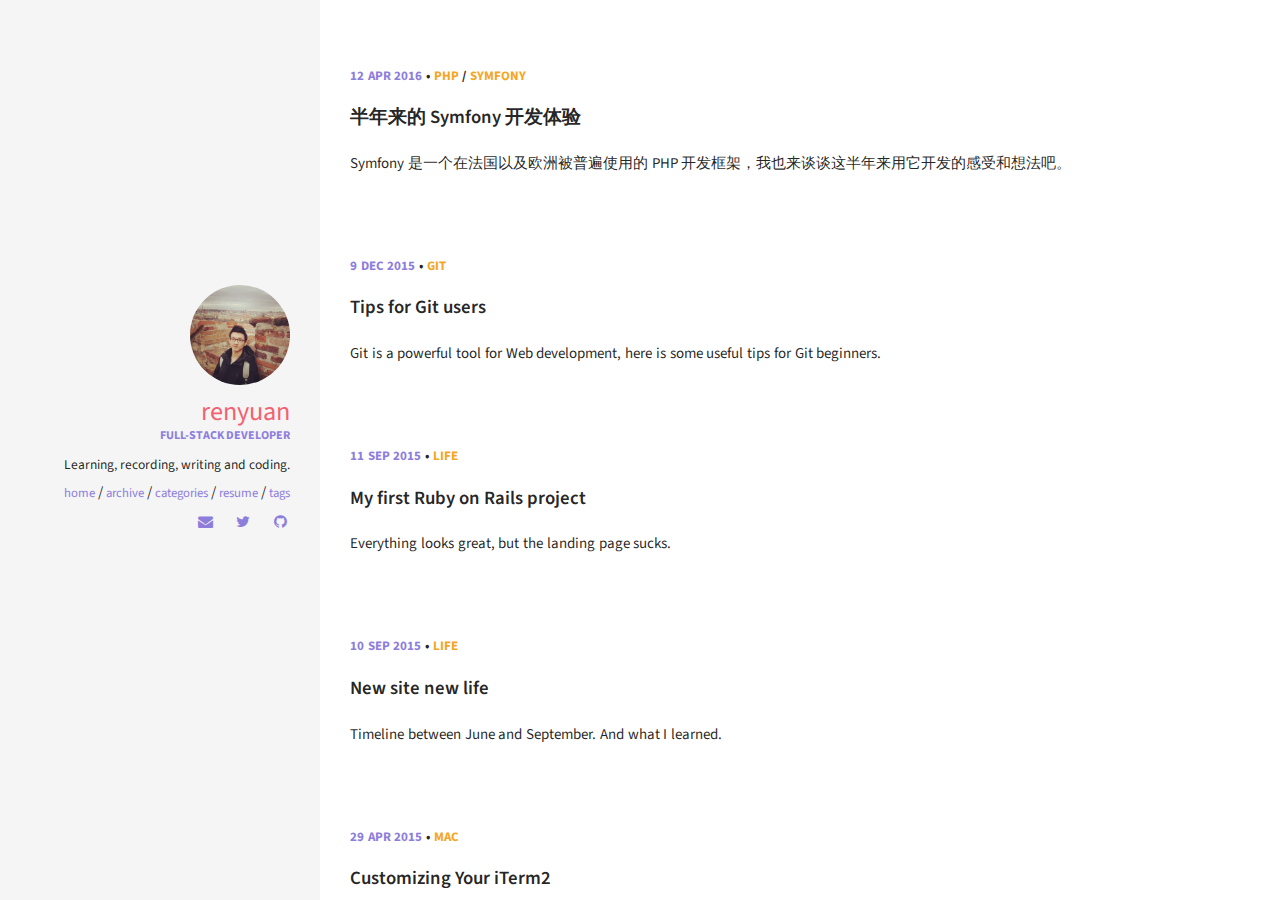
<file: index.html>
<!DOCTYPE html>
<html lang="en">

<head>
  <meta charset="utf-8">
  <meta http-equiv="X-UA-Compatible" content="IE=edge">
  <meta name="viewport" content="width=device-width, initial-scale=1">

  <title>Renyuan&#39;s blog</title>
  <meta name="description" content="A backend developer who loves design awesome things. Working at RendezvousCheznous.com in Marseille, France.">


  <!-- CSS files -->
  <link rel="stylesheet" href="/assets/css/main.css">
  <link rel="stylesheet" href="/assets/css/font-awesome.min.css">

  <link rel="canonical" href="https://renyuanz.github.io/">
  <link rel="alternate" type="application/rss+xml" title="Renyuan&#39;s blog" href="/feed.xml">

  

  <!-- Icons -->
  <!-- 16x16 -->
  <link rel="shortcut icon" href="/assets/img/favicon.ico">
  <!-- 32x32 -->
  <link rel="shortcut icon" href="/assets/img/favicon.ico">
</head>


<body>
  <div class="row">
    <div class="col s12 m3">
      <div class="table cover">
        

<div class="cover-card table-cell table-middle">
  
  <img src="https://renyuanz.github.io/assets/img/avatar.jpg" alt="" class="avatar">
  
  <a href="https://renyuanz.github.io/" class="author_name">Renyuan</a>
  <span class="author_job">Full-stack Developer</span>
  <span class="author_bio mbm">Learning, recording, writing and coding.</span>
  <nav class="nav">
    <ul class="nav-list">
      <li class="nav-item">
        <a href="https://renyuanz.github.io/">home</a>
        <span>/</span>
      </li>
       
      <li class="nav-item">
        <a href="https://renyuanz.github.io/archive/">Archive</a>
        
          <span>/</span>
        
      </li>
        
      <li class="nav-item">
        <a href="https://renyuanz.github.io/categories/">Categories</a>
        
          <span>/</span>
        
      </li>
              
      <li class="nav-item">
        <a href="https://renyuanz.github.io/resume">Resume</a>
        
          <span>/</span>
        
      </li>
        
      <li class="nav-item">
        <a href="https://renyuanz.github.io/tags/">Tags</a>
        
      </li>
       
    </ul>
  </nav>
  <script type="text/javascript">
  // based on http://stackoverflow.com/a/10300743/280842
  function gen_mail_to_link(hs, subject) {
    var lhs,rhs;
    var p = hs.split('@');
    lhs = p[0];
    rhs = p[1];
    document.write("<a class=\"social-link-item\" target=\"_blank\" href=\"mailto");
    document.write(":" + lhs + "@");
    document.write(rhs + "?subject=" + subject + "\"><i class=\"fa fa-fw fa-envelope\"></i><\/a>");
  }
</script>
<div class="social-links">
  <ul>
    
      <li>
      <script>gen_mail_to_link('zourenyuan@gmail.com', 'Hello from website');</script>
      </li>
    
    <li><a href="http://twitter.com/renyuan814" class="social-link-item" target="_blank"><i class="fa fa-fw fa-twitter"></i></a></li>
    
    
    
    
    
    
    <li><a href="http://github.com/renyuanz" class="social-link-item" target="_blank"><i class="fa fa-fw fa-github"></i></a></li>
    
    
    
    
    
    
    
    
    
    
    
  </ul>
</div>

</div>

      </div>
    </div>
    <div class="col s12 m9">
      <div class="post-listing">
        
<section class="post">
  <header class="post-header">
    <p class="post-meta">
      <span class="post-date">
        12 APR 2016
      </span>
      
      •
      
        <a class="post-cat" href="https://renyuanz.github.io/categories/#PHP">PHP</a>
        
        <span>/</span>
        
      
        <a class="post-cat" href="https://renyuanz.github.io/categories/#Symfony">Symfony</a>
        
      
      
    </p>
    <h4>
      <a href="https://renyuanz.github.io/articles/2016-04/%E5%8D%8A%E5%B9%B4%E6%9D%A5%E7%9A%84Symfony%E5%BC%80%E5%8F%91%E4%BD%93%E9%AA%8C" class="post-title" title="半年来的 Symfony 开发体验">半年来的 Symfony 开发体验</a>
      
    </h4>

    

    </header>

    
    <div class="post-description">
      <p>
        Symfony 是一个在法国以及欧洲被普遍使用的 PHP 开发框架，我也来谈谈这半年来用它开发的感受和想法吧。
      </p>
    </div>
    

    

</section>

<section class="post">
  <header class="post-header">
    <p class="post-meta">
      <span class="post-date">
        9 DEC 2015
      </span>
      
      •
      
        <a class="post-cat" href="https://renyuanz.github.io/categories/#Git">Git</a>
        
      
      
    </p>
    <h4>
      <a href="https://renyuanz.github.io/articles/2015-12/tips-for-Git-users" class="post-title" title="Tips for Git users">Tips for Git users</a>
      
    </h4>

    

    </header>

    
    <div class="post-description">
      <p>
        Git is a powerful tool for Web development, here is some useful tips for Git beginners.
      </p>
    </div>
    

    

</section>

<section class="post">
  <header class="post-header">
    <p class="post-meta">
      <span class="post-date">
        11 SEP 2015
      </span>
      
      •
      
        <a class="post-cat" href="https://renyuanz.github.io/categories/#Life">Life</a>
        
      
      
    </p>
    <h4>
      <a href="https://renyuanz.github.io/articles/2015-09/my-first-rails-project" class="post-title" title="My first Ruby on Rails project">My first Ruby on Rails project</a>
      
    </h4>

    

    </header>

    
    <div class="post-description">
      <p>
        Everything looks great, but the landing page sucks.
      </p>
    </div>
    

    

</section>

<section class="post">
  <header class="post-header">
    <p class="post-meta">
      <span class="post-date">
        10 SEP 2015
      </span>
      
      •
      
        <a class="post-cat" href="https://renyuanz.github.io/categories/#Life">Life</a>
        
      
      
    </p>
    <h4>
      <a href="https://renyuanz.github.io/articles/2015-09/New-site-new-life" class="post-title" title="New site new life">New site new life</a>
      
    </h4>

    

    </header>

    
    <div class="post-description">
      <p>
        Timeline between June and September. And what I learned.
      </p>
    </div>
    

    

</section>

<section class="post">
  <header class="post-header">
    <p class="post-meta">
      <span class="post-date">
        29 APR 2015
      </span>
      
      •
      
        <a class="post-cat" href="https://renyuanz.github.io/categories/#MAC">MAC</a>
        
      
      
    </p>
    <h4>
      <a href="https://renyuanz.github.io/articles/2015-04/customizing-your-iterm2" class="post-title" title="Customizing Your iTerm2">Customizing Your iTerm2</a>
      
    </h4>

    

    </header>

    
    <div class="post-description">
      <p>
        Just about everything you'll need to customize your iTerm2 or the default Mac OS X Terminal.
      </p>
    </div>
    

    

</section>


        <footer>
  &copy; 2017 Renyuan. Powered by <a href="http://jekyllrb.com/">Jekyll</a>, <a href="http://github.com/renyuanz/leonids/">leonids theme</a> made with <i class="fa fa-heart heart-icon"></i>
</footer>

      </div>
    </div>
  </div>
</body>
</html>
</file>
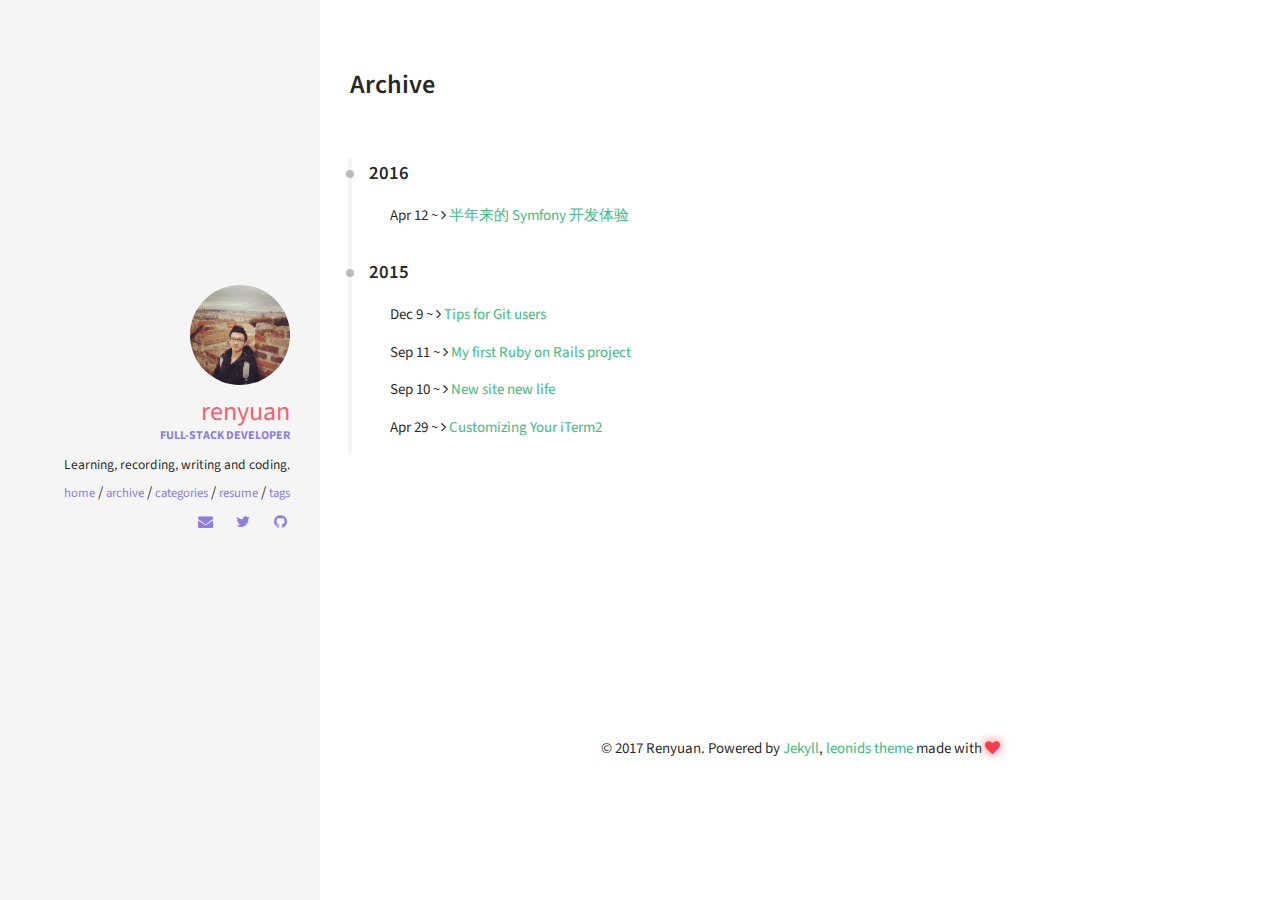
<file: archive/index.html>
<!DOCTYPE html>
<html lang="en">

<head>
  <meta charset="utf-8">
  <meta http-equiv="X-UA-Compatible" content="IE=edge">
  <meta name="viewport" content="width=device-width, initial-scale=1">

  <title>Archive</title>
  <meta name="description" content="A backend developer who loves design awesome things. Working at RendezvousCheznous.com in Marseille, France.">


  <!-- CSS files -->
  <link rel="stylesheet" href="/assets/css/main.css">
  <link rel="stylesheet" href="/assets/css/font-awesome.min.css">

  <link rel="canonical" href="https://renyuanz.github.io/archive/">
  <link rel="alternate" type="application/rss+xml" title="Renyuan&#39;s blog" href="/feed.xml">

  

  <!-- Icons -->
  <!-- 16x16 -->
  <link rel="shortcut icon" href="/assets/img/favicon.ico">
  <!-- 32x32 -->
  <link rel="shortcut icon" href="/assets/img/favicon.ico">
</head>


<body>
  <div class="row">
    <div class="col s12 m3">
      <div class="table cover">
        

<div class="cover-card table-cell table-middle">
  
  <img src="https://renyuanz.github.io/assets/img/avatar.jpg" alt="" class="avatar">
  
  <a href="https://renyuanz.github.io/" class="author_name">Renyuan</a>
  <span class="author_job">Full-stack Developer</span>
  <span class="author_bio mbm">Learning, recording, writing and coding.</span>
  <nav class="nav">
    <ul class="nav-list">
      <li class="nav-item">
        <a href="https://renyuanz.github.io/">home</a>
        <span>/</span>
      </li>
       
      <li class="nav-item">
        <a href="https://renyuanz.github.io/archive/">Archive</a>
        
          <span>/</span>
        
      </li>
        
      <li class="nav-item">
        <a href="https://renyuanz.github.io/categories/">Categories</a>
        
          <span>/</span>
        
      </li>
              
      <li class="nav-item">
        <a href="https://renyuanz.github.io/resume">Resume</a>
        
          <span>/</span>
        
      </li>
        
      <li class="nav-item">
        <a href="https://renyuanz.github.io/tags/">Tags</a>
        
      </li>
       
    </ul>
  </nav>
  <script type="text/javascript">
  // based on http://stackoverflow.com/a/10300743/280842
  function gen_mail_to_link(hs, subject) {
    var lhs,rhs;
    var p = hs.split('@');
    lhs = p[0];
    rhs = p[1];
    document.write("<a class=\"social-link-item\" target=\"_blank\" href=\"mailto");
    document.write(":" + lhs + "@");
    document.write(rhs + "?subject=" + subject + "\"><i class=\"fa fa-fw fa-envelope\"></i><\/a>");
  }
</script>
<div class="social-links">
  <ul>
    
      <li>
      <script>gen_mail_to_link('zourenyuan@gmail.com', 'Hello from website');</script>
      </li>
    
    <li><a href="http://twitter.com/renyuan814" class="social-link-item" target="_blank"><i class="fa fa-fw fa-twitter"></i></a></li>
    
    
    
    
    
    
    <li><a href="http://github.com/renyuanz" class="social-link-item" target="_blank"><i class="fa fa-fw fa-github"></i></a></li>
    
    
    
    
    
    
    
    
    
    
    
  </ul>
</div>

</div>

      </div>
    </div>
    <div class="col s12 m9">
      <div class="post-listing">
          <div id="page">
    <header class="page-header">
      <h2>Archive</h2>
    </header>

    <article class="page-content">
      <div class="archive">
  <div class="timeline" id="timeline">
    
    
    <div class="archive-title">
      <h4 class="archive-year">2016</h4>
    </div>

    <ul>
    
    <li>
      <span>Apr 12</span>&nbsp;~&nbsp;<i class="fa fa-angle-right"></i>&nbsp;<a href="https://renyuanz.github.io/articles/2016-04/%E5%8D%8A%E5%B9%B4%E6%9D%A5%E7%9A%84Symfony%E5%BC%80%E5%8F%91%E4%BD%93%E9%AA%8C">半年来的 Symfony 开发体验</a></li>
    
    
      
      
    
    </ul>
    <div class="archive-title">
      <h4 class="archive-year">2015</h4>
    </div>

    <ul>
    
    
    <li>
      <span>Dec 9</span>&nbsp;~&nbsp;<i class="fa fa-angle-right"></i>&nbsp;<a href="https://renyuanz.github.io/articles/2015-12/tips-for-Git-users">Tips for Git users</a></li>
    
    
      
      
    
    
    <li>
      <span>Sep 11</span>&nbsp;~&nbsp;<i class="fa fa-angle-right"></i>&nbsp;<a href="https://renyuanz.github.io/articles/2015-09/my-first-rails-project">My first Ruby on Rails project</a></li>
    
    
      
      
    
    
    <li>
      <span>Sep 10</span>&nbsp;~&nbsp;<i class="fa fa-angle-right"></i>&nbsp;<a href="https://renyuanz.github.io/articles/2015-09/New-site-new-life">New site new life</a></li>
    
    
      
      
    
    
    <li>
      <span>Apr 29</span>&nbsp;~&nbsp;<i class="fa fa-angle-right"></i>&nbsp;<a href="https://renyuanz.github.io/articles/2015-04/customizing-your-iterm2">Customizing Your iTerm2</a></li>
    
    </ul>

  </div>

</div>

    </article>


  </div><!-- end page content -->


  

        <footer>
  &copy; 2017 Renyuan. Powered by <a href="http://jekyllrb.com/">Jekyll</a>, <a href="http://github.com/renyuanz/leonids/">leonids theme</a> made with <i class="fa fa-heart heart-icon"></i>
</footer>

      </div>
    </div>
  </div>
</body>
</html>
</file>
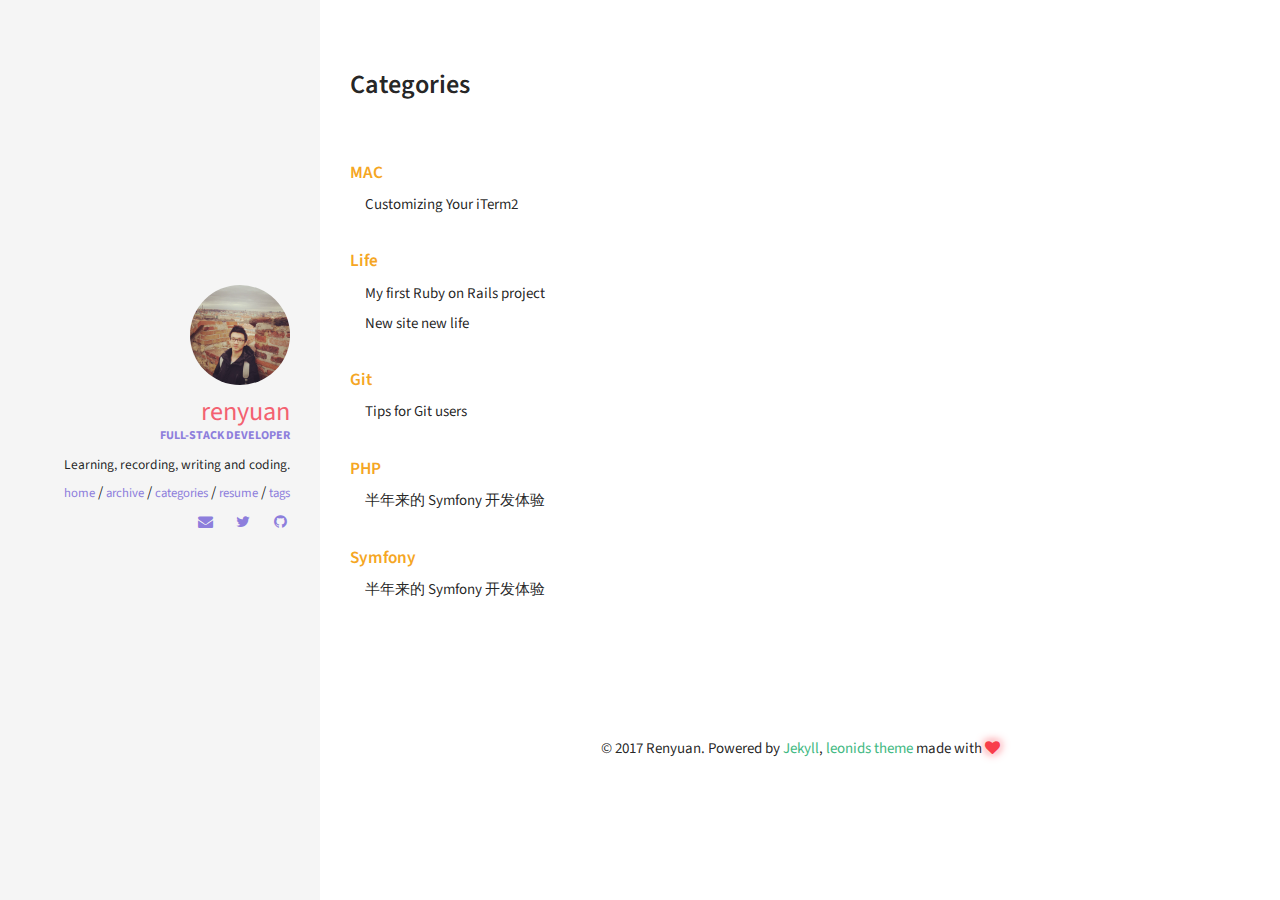
<file: categories/index.html>
<!DOCTYPE html>
<html lang="en">

<head>
  <meta charset="utf-8">
  <meta http-equiv="X-UA-Compatible" content="IE=edge">
  <meta name="viewport" content="width=device-width, initial-scale=1">

  <title>Categories</title>
  <meta name="description" content="A backend developer who loves design awesome things. Working at RendezvousCheznous.com in Marseille, France.">


  <!-- CSS files -->
  <link rel="stylesheet" href="/assets/css/main.css">
  <link rel="stylesheet" href="/assets/css/font-awesome.min.css">

  <link rel="canonical" href="https://renyuanz.github.io/categories/">
  <link rel="alternate" type="application/rss+xml" title="Renyuan&#39;s blog" href="/feed.xml">

  

  <!-- Icons -->
  <!-- 16x16 -->
  <link rel="shortcut icon" href="/assets/img/favicon.ico">
  <!-- 32x32 -->
  <link rel="shortcut icon" href="/assets/img/favicon.ico">
</head>


<body>
  <div class="row">
    <div class="col s12 m3">
      <div class="table cover">
        

<div class="cover-card table-cell table-middle">
  
  <img src="https://renyuanz.github.io/assets/img/avatar.jpg" alt="" class="avatar">
  
  <a href="https://renyuanz.github.io/" class="author_name">Renyuan</a>
  <span class="author_job">Full-stack Developer</span>
  <span class="author_bio mbm">Learning, recording, writing and coding.</span>
  <nav class="nav">
    <ul class="nav-list">
      <li class="nav-item">
        <a href="https://renyuanz.github.io/">home</a>
        <span>/</span>
      </li>
       
      <li class="nav-item">
        <a href="https://renyuanz.github.io/archive/">Archive</a>
        
          <span>/</span>
        
      </li>
        
      <li class="nav-item">
        <a href="https://renyuanz.github.io/categories/">Categories</a>
        
          <span>/</span>
        
      </li>
              
      <li class="nav-item">
        <a href="https://renyuanz.github.io/resume">Resume</a>
        
          <span>/</span>
        
      </li>
        
      <li class="nav-item">
        <a href="https://renyuanz.github.io/tags/">Tags</a>
        
      </li>
       
    </ul>
  </nav>
  <script type="text/javascript">
  // based on http://stackoverflow.com/a/10300743/280842
  function gen_mail_to_link(hs, subject) {
    var lhs,rhs;
    var p = hs.split('@');
    lhs = p[0];
    rhs = p[1];
    document.write("<a class=\"social-link-item\" target=\"_blank\" href=\"mailto");
    document.write(":" + lhs + "@");
    document.write(rhs + "?subject=" + subject + "\"><i class=\"fa fa-fw fa-envelope\"></i><\/a>");
  }
</script>
<div class="social-links">
  <ul>
    
      <li>
      <script>gen_mail_to_link('zourenyuan@gmail.com', 'Hello from website');</script>
      </li>
    
    <li><a href="http://twitter.com/renyuan814" class="social-link-item" target="_blank"><i class="fa fa-fw fa-twitter"></i></a></li>
    
    
    
    
    
    
    <li><a href="http://github.com/renyuanz" class="social-link-item" target="_blank"><i class="fa fa-fw fa-github"></i></a></li>
    
    
    
    
    
    
    
    
    
    
    
  </ul>
</div>

</div>

      </div>
    </div>
    <div class="col s12 m9">
      <div class="post-listing">
          <div id="page">
    <header class="page-header">
      <h2>Categories</h2>
    </header>

    <article class="page-content">
      <div class="tag-list">

  <div class="tag-group">
    
    <h5 class="tag-group-title" id="MAC">MAC</h5>
    
    <article class="tag-item">
      <a class="tag-item-title" href="https://renyuanz.github.io/articles/2015-04/customizing-your-iterm2">Customizing Your iTerm2</a>
    </article>
    
  </div>

  <div class="tag-group">
    
    <h5 class="tag-group-title" id="Life">Life</h5>
    
    <article class="tag-item">
      <a class="tag-item-title" href="https://renyuanz.github.io/articles/2015-09/my-first-rails-project">My first Ruby on Rails project</a>
    </article>
    
    <article class="tag-item">
      <a class="tag-item-title" href="https://renyuanz.github.io/articles/2015-09/New-site-new-life">New site new life</a>
    </article>
    
  </div>

  <div class="tag-group">
    
    <h5 class="tag-group-title" id="Git">Git</h5>
    
    <article class="tag-item">
      <a class="tag-item-title" href="https://renyuanz.github.io/articles/2015-12/tips-for-Git-users">Tips for Git users</a>
    </article>
    
  </div>

  <div class="tag-group">
    
    <h5 class="tag-group-title" id="PHP">PHP</h5>
    
    <article class="tag-item">
      <a class="tag-item-title" href="https://renyuanz.github.io/articles/2016-04/%E5%8D%8A%E5%B9%B4%E6%9D%A5%E7%9A%84Symfony%E5%BC%80%E5%8F%91%E4%BD%93%E9%AA%8C">半年来的 Symfony 开发体验</a>
    </article>
    
  </div>

  <div class="tag-group">
    
    <h5 class="tag-group-title" id="Symfony">Symfony</h5>
    
    <article class="tag-item">
      <a class="tag-item-title" href="https://renyuanz.github.io/articles/2016-04/%E5%8D%8A%E5%B9%B4%E6%9D%A5%E7%9A%84Symfony%E5%BC%80%E5%8F%91%E4%BD%93%E9%AA%8C">半年来的 Symfony 开发体验</a>
    </article>
    
  </div>

</div>

    </article>


  </div><!-- end page content -->


  

        <footer>
  &copy; 2017 Renyuan. Powered by <a href="http://jekyllrb.com/">Jekyll</a>, <a href="http://github.com/renyuanz/leonids/">leonids theme</a> made with <i class="fa fa-heart heart-icon"></i>
</footer>

      </div>
    </div>
  </div>
</body>
</html>
</file>
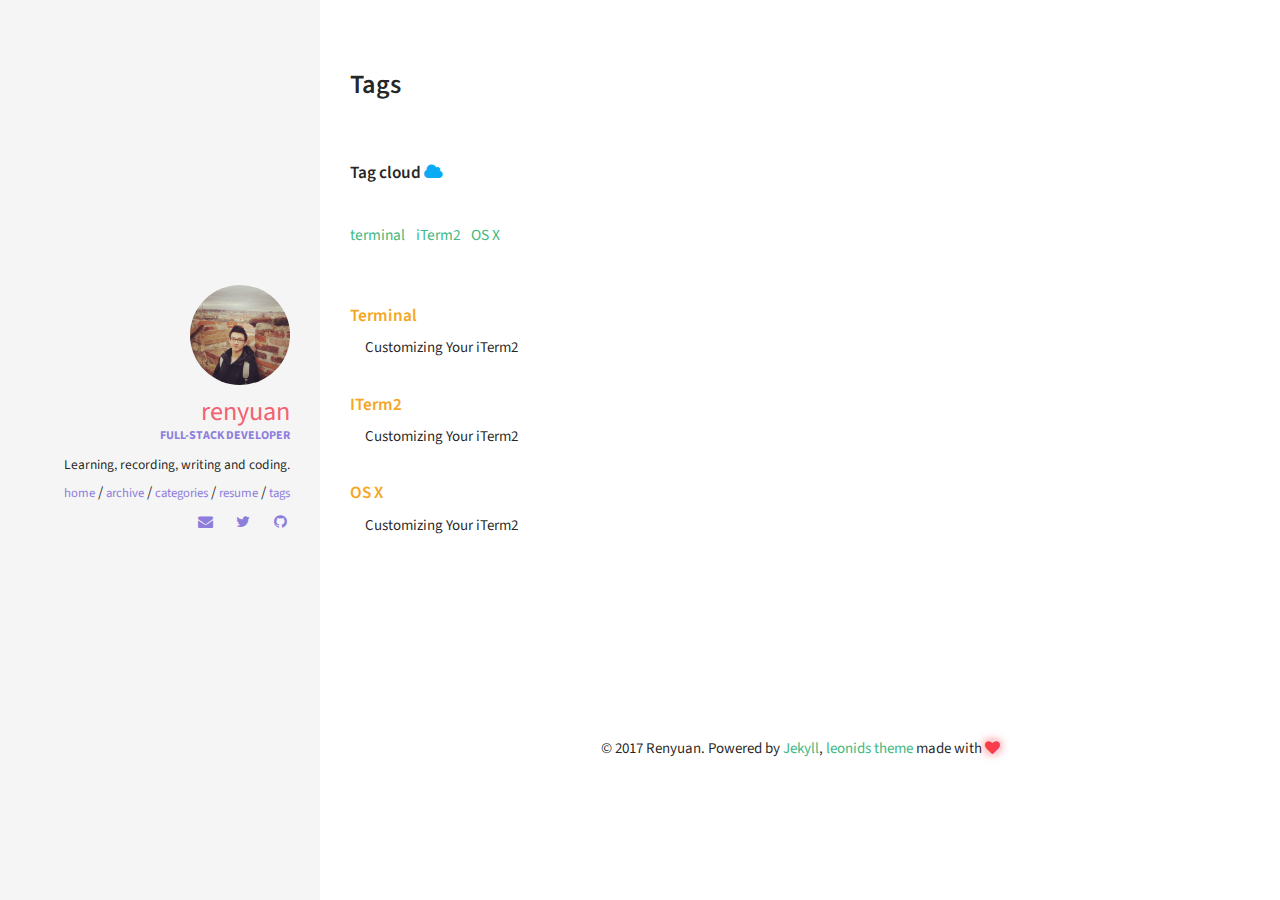
<file: tags/index.html>
<!DOCTYPE html>
<html lang="en">

<head>
  <meta charset="utf-8">
  <meta http-equiv="X-UA-Compatible" content="IE=edge">
  <meta name="viewport" content="width=device-width, initial-scale=1">

  <title>Tags</title>
  <meta name="description" content="A backend developer who loves design awesome things. Working at RendezvousCheznous.com in Marseille, France.">


  <!-- CSS files -->
  <link rel="stylesheet" href="/assets/css/main.css">
  <link rel="stylesheet" href="/assets/css/font-awesome.min.css">

  <link rel="canonical" href="https://renyuanz.github.io/tags/">
  <link rel="alternate" type="application/rss+xml" title="Renyuan&#39;s blog" href="/feed.xml">

  

  <!-- Icons -->
  <!-- 16x16 -->
  <link rel="shortcut icon" href="/assets/img/favicon.ico">
  <!-- 32x32 -->
  <link rel="shortcut icon" href="/assets/img/favicon.ico">
</head>


<body>
  <div class="row">
    <div class="col s12 m3">
      <div class="table cover">
        

<div class="cover-card table-cell table-middle">
  
  <img src="https://renyuanz.github.io/assets/img/avatar.jpg" alt="" class="avatar">
  
  <a href="https://renyuanz.github.io/" class="author_name">Renyuan</a>
  <span class="author_job">Full-stack Developer</span>
  <span class="author_bio mbm">Learning, recording, writing and coding.</span>
  <nav class="nav">
    <ul class="nav-list">
      <li class="nav-item">
        <a href="https://renyuanz.github.io/">home</a>
        <span>/</span>
      </li>
       
      <li class="nav-item">
        <a href="https://renyuanz.github.io/archive/">Archive</a>
        
          <span>/</span>
        
      </li>
        
      <li class="nav-item">
        <a href="https://renyuanz.github.io/categories/">Categories</a>
        
          <span>/</span>
        
      </li>
              
      <li class="nav-item">
        <a href="https://renyuanz.github.io/resume">Resume</a>
        
          <span>/</span>
        
      </li>
        
      <li class="nav-item">
        <a href="https://renyuanz.github.io/tags/">Tags</a>
        
      </li>
       
    </ul>
  </nav>
  <script type="text/javascript">
  // based on http://stackoverflow.com/a/10300743/280842
  function gen_mail_to_link(hs, subject) {
    var lhs,rhs;
    var p = hs.split('@');
    lhs = p[0];
    rhs = p[1];
    document.write("<a class=\"social-link-item\" target=\"_blank\" href=\"mailto");
    document.write(":" + lhs + "@");
    document.write(rhs + "?subject=" + subject + "\"><i class=\"fa fa-fw fa-envelope\"></i><\/a>");
  }
</script>
<div class="social-links">
  <ul>
    
      <li>
      <script>gen_mail_to_link('zourenyuan@gmail.com', 'Hello from website');</script>
      </li>
    
    <li><a href="http://twitter.com/renyuan814" class="social-link-item" target="_blank"><i class="fa fa-fw fa-twitter"></i></a></li>
    
    
    
    
    
    
    <li><a href="http://github.com/renyuanz" class="social-link-item" target="_blank"><i class="fa fa-fw fa-github"></i></a></li>
    
    
    
    
    
    
    
    
    
    
    
  </ul>
</div>

</div>

      </div>
    </div>
    <div class="col s12 m9">
      <div class="post-listing">
          <div id="page">
    <header class="page-header">
      <h2>Tags</h2>
    </header>

    <article class="page-content">
      <h5>Tag cloud <i class="fa fa-cloud info-text-color"></i></h5>
<ul class="tag-cloud">

  <li style="font-size: 103%">
    <a class="post-tag" href="#terminal">
      terminal
    </a>
  </li>

  <li style="font-size: 103%">
    <a class="post-tag" href="#iTerm2">
      iTerm2
    </a>
  </li>

  <li style="font-size: 103%">
    <a class="post-tag" href="#OS X">
      OS X
    </a>
  </li>

</ul>

<div class="tag-list">

  <div class="tag-group">
    
    <h5 class="tag-group-title" id="terminal">terminal</h5>
    
    <article class="tag-item">
      <a class="tag-item-title" href="https://renyuanz.github.io/articles/2015-04/customizing-your-iterm2">Customizing Your iTerm2</a>
    </article>
    
  </div>

  <div class="tag-group">
    
    <h5 class="tag-group-title" id="iTerm2">iTerm2</h5>
    
    <article class="tag-item">
      <a class="tag-item-title" href="https://renyuanz.github.io/articles/2015-04/customizing-your-iterm2">Customizing Your iTerm2</a>
    </article>
    
  </div>

  <div class="tag-group">
    
    <h5 class="tag-group-title" id="OS X">OS X</h5>
    
    <article class="tag-item">
      <a class="tag-item-title" href="https://renyuanz.github.io/articles/2015-04/customizing-your-iterm2">Customizing Your iTerm2</a>
    </article>
    
  </div>

</div>

    </article>


  </div><!-- end page content -->


  

        <footer>
  &copy; 2017 Renyuan. Powered by <a href="http://jekyllrb.com/">Jekyll</a>, <a href="http://github.com/renyuanz/leonids/">leonids theme</a> made with <i class="fa fa-heart heart-icon"></i>
</footer>

      </div>
    </div>
  </div>
</body>
</html>
</file>
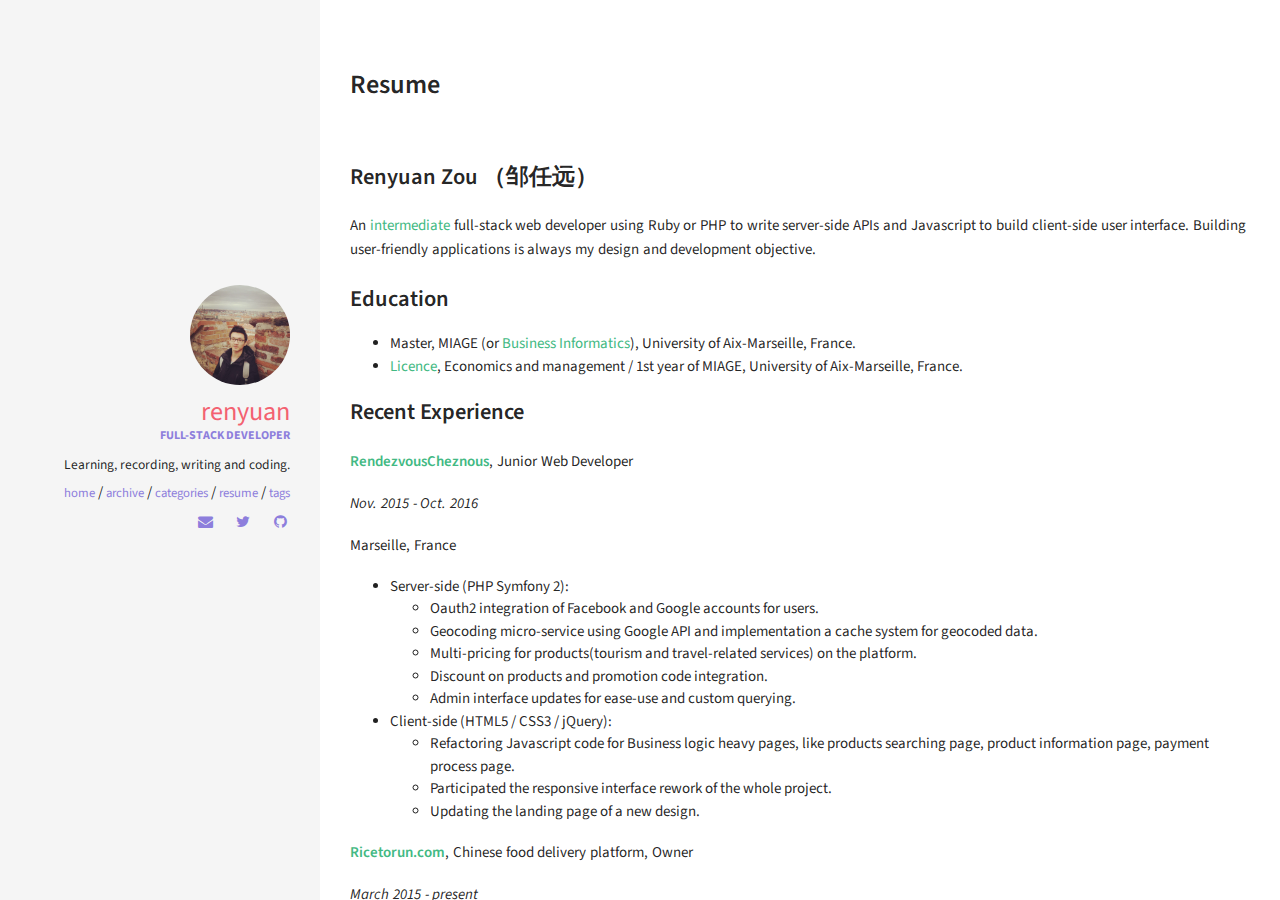
<file: resume.html>
<!DOCTYPE html>
<html lang="en">

<head>
  <meta charset="utf-8">
  <meta http-equiv="X-UA-Compatible" content="IE=edge">
  <meta name="viewport" content="width=device-width, initial-scale=1">

  <title>Resume</title>
  <meta name="description" content="A backend developer who loves design awesome things. Working at RendezvousCheznous.com in Marseille, France.">


  <!-- CSS files -->
  <link rel="stylesheet" href="/assets/css/main.css">
  <link rel="stylesheet" href="/assets/css/font-awesome.min.css">

  <link rel="canonical" href="https://renyuanz.github.io/resume">
  <link rel="alternate" type="application/rss+xml" title="Renyuan&#39;s blog" href="/feed.xml">

  

  <!-- Icons -->
  <!-- 16x16 -->
  <link rel="shortcut icon" href="/assets/img/favicon.ico">
  <!-- 32x32 -->
  <link rel="shortcut icon" href="/assets/img/favicon.ico">
</head>


<body>
  <div class="row">
    <div class="col s12 m3">
      <div class="table cover">
        

<div class="cover-card table-cell table-middle">
  
  <img src="https://renyuanz.github.io/assets/img/avatar.jpg" alt="" class="avatar">
  
  <a href="https://renyuanz.github.io/" class="author_name">Renyuan</a>
  <span class="author_job">Full-stack Developer</span>
  <span class="author_bio mbm">Learning, recording, writing and coding.</span>
  <nav class="nav">
    <ul class="nav-list">
      <li class="nav-item">
        <a href="https://renyuanz.github.io/">home</a>
        <span>/</span>
      </li>
       
      <li class="nav-item">
        <a href="https://renyuanz.github.io/archive/">Archive</a>
        
          <span>/</span>
        
      </li>
        
      <li class="nav-item">
        <a href="https://renyuanz.github.io/categories/">Categories</a>
        
          <span>/</span>
        
      </li>
              
      <li class="nav-item">
        <a href="https://renyuanz.github.io/resume">Resume</a>
        
          <span>/</span>
        
      </li>
        
      <li class="nav-item">
        <a href="https://renyuanz.github.io/tags/">Tags</a>
        
      </li>
       
    </ul>
  </nav>
  <script type="text/javascript">
  // based on http://stackoverflow.com/a/10300743/280842
  function gen_mail_to_link(hs, subject) {
    var lhs,rhs;
    var p = hs.split('@');
    lhs = p[0];
    rhs = p[1];
    document.write("<a class=\"social-link-item\" target=\"_blank\" href=\"mailto");
    document.write(":" + lhs + "@");
    document.write(rhs + "?subject=" + subject + "\"><i class=\"fa fa-fw fa-envelope\"></i><\/a>");
  }
</script>
<div class="social-links">
  <ul>
    
      <li>
      <script>gen_mail_to_link('zourenyuan@gmail.com', 'Hello from website');</script>
      </li>
    
    <li><a href="http://twitter.com/renyuan814" class="social-link-item" target="_blank"><i class="fa fa-fw fa-twitter"></i></a></li>
    
    
    
    
    
    
    <li><a href="http://github.com/renyuanz" class="social-link-item" target="_blank"><i class="fa fa-fw fa-github"></i></a></li>
    
    
    
    
    
    
    
    
    
    
    
  </ul>
</div>

</div>

      </div>
    </div>
    <div class="col s12 m9">
      <div class="post-listing">
          <div id="page">
    <header class="page-header">
      <h2>Resume</h2>
    </header>

    <article class="page-content">
      <h3 id="renyuan-zou-邹任远">Renyuan Zou （邹任远）</h3>

<p>An <a href="https://www.quora.com/Whats-the-difference-between-a-Junior-Intermediate-Senior-developer">intermediate</a> full-stack web developer using Ruby or PHP to write server-side APIs and Javascript to build client-side user interface. Building user-friendly applications is always my design and development objective.</p>

<h3 id="education">Education</h3>

<ul>
  <li>Master, MIAGE (or <a href="https://en.wikipedia.org/wiki/Master_of_Business_Informatics">Business Informatics</a>), University of Aix-Marseille, France.</li>
  <li><a href="https://en.wikipedia.org/wiki/Licence_Master_Doctorat">Licence</a>, Economics and management / 1st year of MIAGE, University of Aix-Marseille, France.</li>
</ul>

<h3 id="recent-experience">Recent Experience</h3>

<p><strong><a href="https://www.rendezvouscheznous.com/">RendezvousCheznous</a></strong>, Junior Web Developer</p>

<p><em>Nov. 2015 - Oct. 2016</em></p>

<p>Marseille, France</p>

<ul>
  <li>Server-side (PHP Symfony 2):
    <ul>
      <li>Oauth2 integration of Facebook and Google accounts for users.</li>
      <li>Geocoding micro-service using Google API and implementation a cache system for geocoded data.</li>
      <li>Multi-pricing for products(tourism and travel-related services) on the platform.</li>
      <li>Discount on products and promotion code integration.</li>
      <li>Admin interface updates for ease-use and custom querying.</li>
    </ul>
  </li>
  <li>Client-side (HTML5 / CSS3 / jQuery):
    <ul>
      <li>Refactoring Javascript code for Business logic heavy pages, like products searching page, product information page, payment process page.</li>
      <li>Participated the responsive interface rework of the whole project.</li>
      <li>Updating the landing page of a new design.</li>
    </ul>
  </li>
</ul>

<p><strong><a href="https://www.ricetorun.com/">Ricetorun.com</a></strong>, Chinese food delivery platform, Owner</p>

<p><em>March 2015 - present</em></p>

<p>France</p>

<p>This is a side-project made to help Chinese who live in France find delicious Chinese style restaurants and order food online. I’ve started this project in order to test my coding skills and see how far I can get to as a developer and product owner as well. I used some recent technologies such as:</p>

<ul>
  <li><a href="http://rubyonrails.org/">Ruby on Rails</a> to build backend. Rails is no longer a recent backend framework but something I really love. It gives me a productive, efficient and funny way to write server-side code.</li>
  <li><a href="https://facebook.github.io/react/">React</a> to build user interface.</li>
  <li><a href="https://www.docker.com/">Docker</a> to deploy my application to DigitalOceans VPS.</li>
</ul>

<p>Things I have tried:</p>

<ul>
  <li>Using ActionCable, new feature in Rails 5 to easily build real-time communication over WebSockets, to make real-time notification when order’s status changes.</li>
  <li>Writing API endpoints with Rails 5 API mode.</li>
  <li>Clean but complexe ordering page with React.js to make Javascript code more readable, maintainable and even reusable.</li>
  <li>Making deployment easy by packing Rails application, nginx, postgresql, redis into docker and monitoring using Slack bot notification, which saved me days and money to deploy.</li>
</ul>

<p>Ruby gems heavily used in the project:</p>

<p>Rails 5 (for sure), Devise (Authentication), minitest (Testing), sidekiq (Background jobs), aasm (State Machine), activeadmin (Admin Interface), carrierwave (Files uploading), etc..</p>

<h3 id="open-source">Open Source</h3>

<p><strong><a href="https://github.com/renyuanz/leonids">Leonids</a></strong>, Owner</p>

<!-- Place this tag where you want the button to render. -->
<p><a class="github-button" href="https://github.com/renyuanz/leonids" data-icon="octicon-star" data-count-href="/renyuanz/leonids/stargazers" data-count-api="/repos/renyuanz/leonids#stargazers_count" data-count-aria-label="# stargazers on GitHub" aria-label="Star renyuanz/leonids on GitHub">Star</a></p>

<p>A basic and clean <a href="https://jekyllrb.com/">Jekyll</a> blog theme.</p>

<h3 id="skills">Skills</h3>

<ul>
  <li><strong>Server-Side &amp; Database</strong>
    <ul>
      <li><code class="highlighter-rouge">****</code>  Ruby (Ruby on Rails)</li>
      <li><code class="highlighter-rouge">***</code>   PHP (Symfony)</li>
      <li><code class="highlighter-rouge">**</code>    Java, J2EE</li>
      <li><code class="highlighter-rouge">***</code>   Nginx</li>
      <li><code class="highlighter-rouge">****</code>  MySQL, Postgresql</li>
      <li><code class="highlighter-rouge">***</code>   Redis</li>
      <li><code class="highlighter-rouge">**</code>    Docker</li>
    </ul>
  </li>
  <li><strong>Client-Side</strong>
    <ul>
      <li><code class="highlighter-rouge">***</code>   HTML5, CSS3, Javascript, jQuery</li>
      <li><code class="highlighter-rouge">***</code>   React.js</li>
      <li><code class="highlighter-rouge">**</code>    Vue.js</li>
      <li><code class="highlighter-rouge">**</code>    ES6</li>
      <li><code class="highlighter-rouge">**</code>    npm, yarn</li>
      <li><code class="highlighter-rouge">*</code>     Webpack</li>
    </ul>
  </li>
</ul>

<!-- Place this tag in your head or just before your close body tag. -->
<script async="" defer="" src="https://buttons.github.io/buttons.js"></script>


    </article>


  </div><!-- end page content -->


  

        <footer>
  &copy; 2017 Renyuan. Powered by <a href="http://jekyllrb.com/">Jekyll</a>, <a href="http://github.com/renyuanz/leonids/">leonids theme</a> made with <i class="fa fa-heart heart-icon"></i>
</footer>

      </div>
    </div>
  </div>
</body>
</html>
</file>
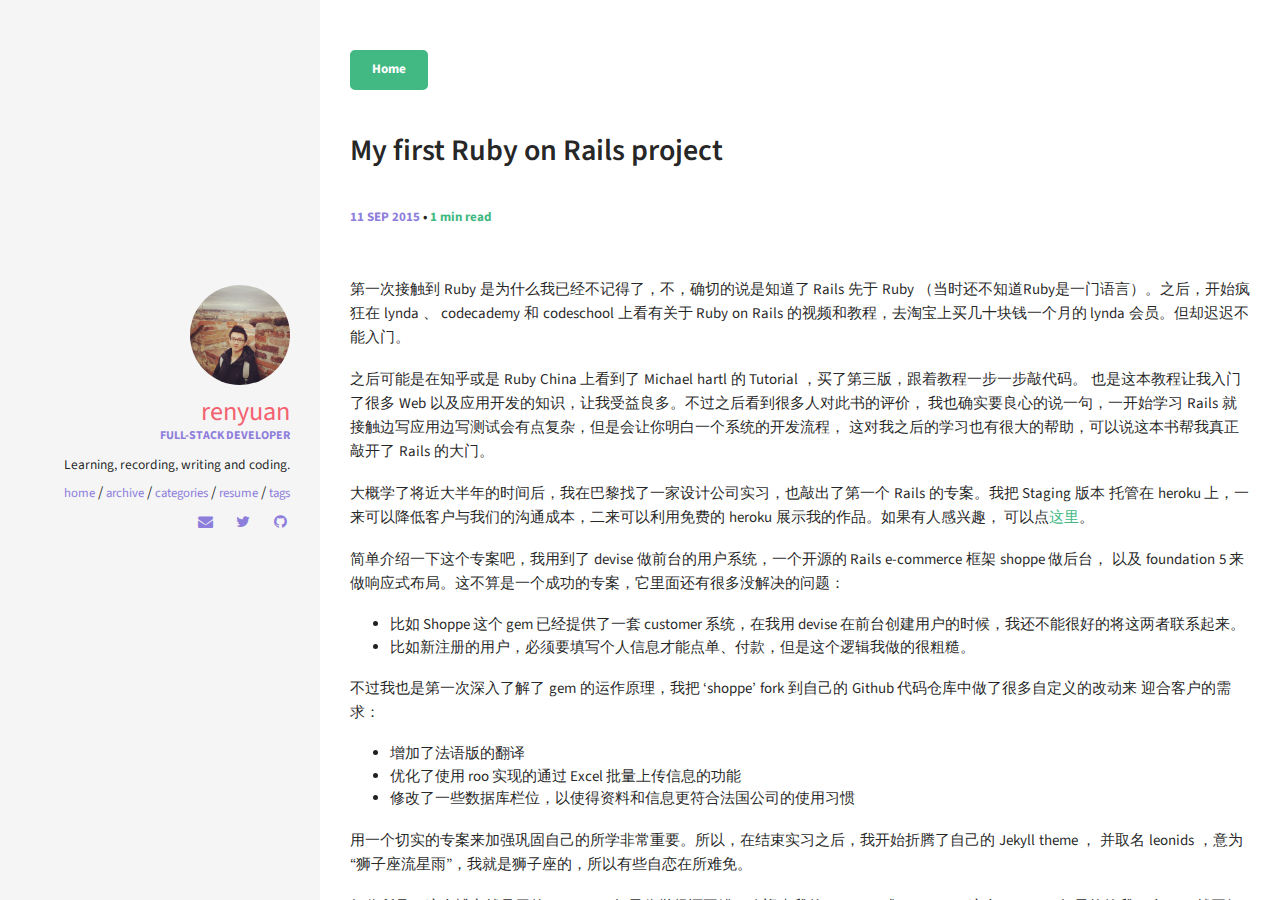
<file: articles/2015-09/my-first-rails-project.html>
<!DOCTYPE html>
<html lang="en">

<head>
  <meta charset="utf-8">
  <meta http-equiv="X-UA-Compatible" content="IE=edge">
  <meta name="viewport" content="width=device-width, initial-scale=1">

  <title>My first Ruby on Rails project</title>
  <meta name="description" content="Everything looks great, but the landing page sucks.">


  <!-- CSS files -->
  <link rel="stylesheet" href="/assets/css/main.css">
  <link rel="stylesheet" href="/assets/css/font-awesome.min.css">

  <link rel="canonical" href="https://renyuanz.github.io/articles/2015-09/my-first-rails-project">
  <link rel="alternate" type="application/rss+xml" title="Renyuan&#39;s blog" href="/feed.xml">

  

  <!-- Icons -->
  <!-- 16x16 -->
  <link rel="shortcut icon" href="/assets/img/favicon.ico">
  <!-- 32x32 -->
  <link rel="shortcut icon" href="/assets/img/favicon.ico">
</head>


<body>
  <div class="row">
    <div class="col s12 m3">
      <div class="table cover">
        

<div class="cover-card table-cell table-middle">
  
  <img src="https://renyuanz.github.io/assets/img/avatar.jpg" alt="" class="avatar">
  
  <a href="https://renyuanz.github.io/" class="author_name">Renyuan</a>
  <span class="author_job">Full-stack Developer</span>
  <span class="author_bio mbm">Learning, recording, writing and coding.</span>
  <nav class="nav">
    <ul class="nav-list">
      <li class="nav-item">
        <a href="https://renyuanz.github.io/">home</a>
        <span>/</span>
      </li>
       
      <li class="nav-item">
        <a href="https://renyuanz.github.io/archive/">Archive</a>
        
          <span>/</span>
        
      </li>
        
      <li class="nav-item">
        <a href="https://renyuanz.github.io/categories/">Categories</a>
        
          <span>/</span>
        
      </li>
              
      <li class="nav-item">
        <a href="https://renyuanz.github.io/resume">Resume</a>
        
          <span>/</span>
        
      </li>
        
      <li class="nav-item">
        <a href="https://renyuanz.github.io/tags/">Tags</a>
        
      </li>
       
    </ul>
  </nav>
  <script type="text/javascript">
  // based on http://stackoverflow.com/a/10300743/280842
  function gen_mail_to_link(hs, subject) {
    var lhs,rhs;
    var p = hs.split('@');
    lhs = p[0];
    rhs = p[1];
    document.write("<a class=\"social-link-item\" target=\"_blank\" href=\"mailto");
    document.write(":" + lhs + "@");
    document.write(rhs + "?subject=" + subject + "\"><i class=\"fa fa-fw fa-envelope\"></i><\/a>");
  }
</script>
<div class="social-links">
  <ul>
    
      <li>
      <script>gen_mail_to_link('zourenyuan@gmail.com', 'Hello from website');</script>
      </li>
    
    <li><a href="http://twitter.com/renyuan814" class="social-link-item" target="_blank"><i class="fa fa-fw fa-twitter"></i></a></li>
    
    
    
    
    
    
    <li><a href="http://github.com/renyuanz" class="social-link-item" target="_blank"><i class="fa fa-fw fa-github"></i></a></li>
    
    
    
    
    
    
    
    
    
    
    
  </ul>
</div>

</div>

      </div>
    </div>
    <div class="col s12 m9">
      <div class="post-listing">
        <a class="btn" href= "https://renyuanz.github.io/" >
  Home
</a>



<div id="post">
  <header class="post-header">
    <h1 title="My first Ruby on Rails project">My first Ruby on Rails project</h1>
    <span class="post-meta">
      <span class="post-date">
        11 SEP 2015
      </span>
      •
      <span class="read-time" title="Estimated read time">
  
  
    1 min read
  
</span>

    </span>

  </header>

  <article class="post-content">
    <p>第一次接触到 Ruby 是为什么我已经不记得了，不，确切的说是知道了 Rails 先于 Ruby
 （当时还不知道Ruby是一门语言）。之后，开始疯狂在 lynda 、 codecademy 和 codeschool 上看有关于 Ruby on Rails
 的视频和教程，去淘宝上买几十块钱一个月的 lynda 会员。但却迟迟不能入门。</p>

<p>之后可能是在知乎或是 Ruby China 上看到了 Michael hartl 的 Tutorial ，买了第三版，跟着教程一步一步敲代码。
也是这本教程让我入门了很多 Web 以及应用开发的知识，让我受益良多。不过之后看到很多人对此书的评价，
我也确实要良心的说一句，一开始学习 Rails 就接触边写应用边写测试会有点复杂，但是会让你明白一个系统的开发流程，
这对我之后的学习也有很大的帮助，可以说这本书帮我真正敲开了 Rails 的大门。</p>

<p>大概学了将近大半年的时间后，我在巴黎找了一家设计公司实习，也敲出了第一个 Rails 的专案。我把 Staging 版本
托管在 heroku 上，一来可以降低客户与我们的沟通成本，二来可以利用免费的 heroku 展示我的作品。如果有人感兴趣，
可以点<a href="https://msushi.herokuapp.com/">这里</a>。</p>

<p>简单介绍一下这个专案吧，我用到了 devise 做前台的用户系统，一个开源的 Rails e-commerce 框架 shoppe 做后台，
以及 foundation 5 来做响应式布局。这不算是一个成功的专案，它里面还有很多没解决的问题：</p>

<ul>
  <li>比如 Shoppe 这个 gem
已经提供了一套 customer 系统，在我用 devise 在前台创建用户的时候，我还不能很好的将这两者联系起来。</li>
  <li>比如新注册的用户，必须要填写个人信息才能点单、付款，但是这个逻辑我做的很粗糙。</li>
</ul>

<p>不过我也是第一次深入了解了 gem 的运作原理，我把 ‘shoppe’ fork 到自己的 Github 代码仓库中做了很多自定义的改动来
迎合客户的需求：</p>

<ul>
  <li>增加了法语版的翻译</li>
  <li>优化了使用 roo 实现的通过 Excel 批量上传信息的功能</li>
  <li>修改了一些数据库栏位，以使得资料和信息更符合法国公司的使用习惯</li>
</ul>

<p>用一个切实的专案来加强巩固自己的所学非常重要。所以，在结束实习之后，我开始折腾了自己的 Jekyll theme ，
并取名 leonids ，意为“狮子座流星雨”，我就是狮子座的，所以有些自恋在所难免。</p>

<p>如你所见，这个博客就是用的 leonids ，如果你觉得还不错，欢迎来我的<a href="https://github.com/renyuanz/leonids">repo</a>
 fork 或 download 这个 theme ，如果能给我一个 star 就再好不过啦！</p>

<p>如果有任何问题或建议，可以给我<a href="mailto:zourenyuan@gmail.com">发邮件</a>或是直接在页面下留言。</p>

  </article>
</div>

<div class="share-buttons">
  <h6>Share on: </h6>
  <ul>
    <li>
      <a href="https://twitter.com/intent/tweet?text=https://renyuanz.github.io/articles/2015-09/my-first-rails-project" class="twitter btn" title="Share on Twitter"><i class="fa fa-twitter"></i><span> Twitter</span></a>
    </li>
    <li>
      <a href="https://www.facebook.com/sharer/sharer.php?u=https://renyuanz.github.io/articles/2015-09/my-first-rails-project" class="facebook btn" title="Share on Facebook"><i class="fa fa-facebook"></i><span> Facebook</span></a>
    </li>
    <li>
      <a href="https://plus.google.com/share?url=https://renyuanz.github.io/articles/2015-09/my-first-rails-project" class="google-plus btn" title="Share on Google Plus"><i class="fa fa-google-plus"></i><span> Google+</span></a>
    </li>
    <li>
      <a href="https://news.ycombinator.com/submitlink?u=https://renyuanz.github.io/articles/2015-09/my-first-rails-project" class="hacker-news btn" title="Share on Hacker News"><i class="fa fa-hacker-news"></i><span> Hacker News</span></a>
    </li>
    <li>
      <a href="https://www.reddit.com/submit?url=https://renyuanz.github.io/articles/2015-09/my-first-rails-project" class="reddit btn" title="Share on Reddit"><i class="fa fa-reddit"></i><span> Reddit</span></a>
    </li>
  </ul>
</div><!-- end share-buttons -->


<div id="disqus_thread"></div>
<script type="text/javascript">
    /* * * CONFIGURATION VARIABLES * * */
    var disqus_shortname = 'renyuanzblog';

    /* * * DON'T EDIT BELOW THIS LINE * * */
    (function() {
        var dsq = document.createElement('script'); dsq.type = 'text/javascript'; dsq.async = true;
        dsq.src = '//' + disqus_shortname + '.disqus.com/embed.js';
        (document.getElementsByTagName('head')[0] || document.getElementsByTagName('body')[0]).appendChild(dsq);
    })();
</script>
<noscript>Please enable JavaScript to view the <a href="https://disqus.com/?ref_noscript" rel="nofollow">comments powered by Disqus.</a></noscript>



        <footer>
  &copy; 2017 Renyuan. Powered by <a href="http://jekyllrb.com/">Jekyll</a>, <a href="http://github.com/renyuanz/leonids/">leonids theme</a> made with <i class="fa fa-heart heart-icon"></i>
</footer>

      </div>
    </div>
  </div>
</body>
</html>
</file>
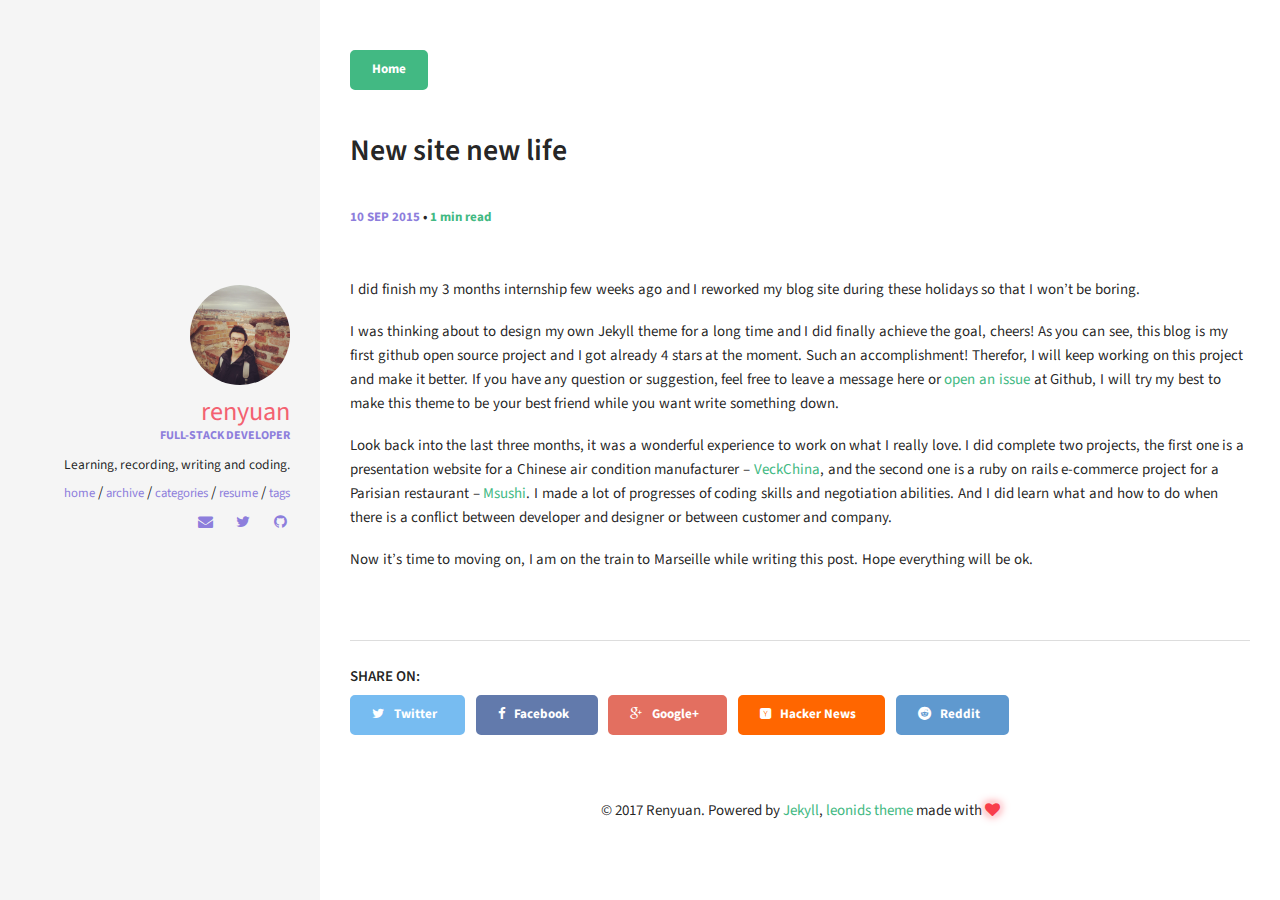
<file: articles/2015-09/New-site-new-life.html>
<!DOCTYPE html>
<html lang="en">

<head>
  <meta charset="utf-8">
  <meta http-equiv="X-UA-Compatible" content="IE=edge">
  <meta name="viewport" content="width=device-width, initial-scale=1">

  <title>New site new life</title>
  <meta name="description" content="Timeline between June and September. And what I learned.">


  <!-- CSS files -->
  <link rel="stylesheet" href="/assets/css/main.css">
  <link rel="stylesheet" href="/assets/css/font-awesome.min.css">

  <link rel="canonical" href="https://renyuanz.github.io/articles/2015-09/New-site-new-life">
  <link rel="alternate" type="application/rss+xml" title="Renyuan&#39;s blog" href="/feed.xml">

  

  <!-- Icons -->
  <!-- 16x16 -->
  <link rel="shortcut icon" href="/assets/img/favicon.ico">
  <!-- 32x32 -->
  <link rel="shortcut icon" href="/assets/img/favicon.ico">
</head>


<body>
  <div class="row">
    <div class="col s12 m3">
      <div class="table cover">
        

<div class="cover-card table-cell table-middle">
  
  <img src="https://renyuanz.github.io/assets/img/avatar.jpg" alt="" class="avatar">
  
  <a href="https://renyuanz.github.io/" class="author_name">Renyuan</a>
  <span class="author_job">Full-stack Developer</span>
  <span class="author_bio mbm">Learning, recording, writing and coding.</span>
  <nav class="nav">
    <ul class="nav-list">
      <li class="nav-item">
        <a href="https://renyuanz.github.io/">home</a>
        <span>/</span>
      </li>
       
      <li class="nav-item">
        <a href="https://renyuanz.github.io/archive/">Archive</a>
        
          <span>/</span>
        
      </li>
        
      <li class="nav-item">
        <a href="https://renyuanz.github.io/categories/">Categories</a>
        
          <span>/</span>
        
      </li>
              
      <li class="nav-item">
        <a href="https://renyuanz.github.io/resume">Resume</a>
        
          <span>/</span>
        
      </li>
        
      <li class="nav-item">
        <a href="https://renyuanz.github.io/tags/">Tags</a>
        
      </li>
       
    </ul>
  </nav>
  <script type="text/javascript">
  // based on http://stackoverflow.com/a/10300743/280842
  function gen_mail_to_link(hs, subject) {
    var lhs,rhs;
    var p = hs.split('@');
    lhs = p[0];
    rhs = p[1];
    document.write("<a class=\"social-link-item\" target=\"_blank\" href=\"mailto");
    document.write(":" + lhs + "@");
    document.write(rhs + "?subject=" + subject + "\"><i class=\"fa fa-fw fa-envelope\"></i><\/a>");
  }
</script>
<div class="social-links">
  <ul>
    
      <li>
      <script>gen_mail_to_link('zourenyuan@gmail.com', 'Hello from website');</script>
      </li>
    
    <li><a href="http://twitter.com/renyuan814" class="social-link-item" target="_blank"><i class="fa fa-fw fa-twitter"></i></a></li>
    
    
    
    
    
    
    <li><a href="http://github.com/renyuanz" class="social-link-item" target="_blank"><i class="fa fa-fw fa-github"></i></a></li>
    
    
    
    
    
    
    
    
    
    
    
  </ul>
</div>

</div>

      </div>
    </div>
    <div class="col s12 m9">
      <div class="post-listing">
        <a class="btn" href= "https://renyuanz.github.io/" >
  Home
</a>



<div id="post">
  <header class="post-header">
    <h1 title="New site new life">New site new life</h1>
    <span class="post-meta">
      <span class="post-date">
        10 SEP 2015
      </span>
      •
      <span class="read-time" title="Estimated read time">
  
  
    1 min read
  
</span>

    </span>

  </header>

  <article class="post-content">
    <p>I did finish my 3 months internship few weeks ago and I reworked my blog site during these holidays so that I won’t be boring.</p>

<p>I was thinking about to design my own Jekyll theme for a long time and I did finally achieve the goal, cheers! As you can see, this blog is my first github open source project and I got already 4 stars at the moment. Such an accomplishment! Therefor, I will keep working on this project and make it better. If you have any question or suggestion, feel free to leave a message here or <a href="https://github.com/renyuanz/leonids/issues/new">open an issue</a> at Github, I will try my best to make this theme to be your best friend while you want write something down.</p>

<p>Look back into the last three months, it was a wonderful experience to work on what I really love. I did complete two projects, the first one is a presentation website for a Chinese air condition manufacturer – <a href="http://www.veckchina.com">VeckChina</a>, and the second one is a ruby on rails e-commerce project for a Parisian restaurant – <a href="https://msushi.herokuapp.com">Msushi</a>. I made a lot of progresses of coding skills and negotiation abilities. And I did learn what and how to do when there is a conflict between developer and designer or between customer and company.</p>

<p>Now it’s time to moving on, I am on the train to Marseille while writing this post. Hope everything will be ok.</p>

  </article>
</div>

<div class="share-buttons">
  <h6>Share on: </h6>
  <ul>
    <li>
      <a href="https://twitter.com/intent/tweet?text=https://renyuanz.github.io/articles/2015-09/New-site-new-life" class="twitter btn" title="Share on Twitter"><i class="fa fa-twitter"></i><span> Twitter</span></a>
    </li>
    <li>
      <a href="https://www.facebook.com/sharer/sharer.php?u=https://renyuanz.github.io/articles/2015-09/New-site-new-life" class="facebook btn" title="Share on Facebook"><i class="fa fa-facebook"></i><span> Facebook</span></a>
    </li>
    <li>
      <a href="https://plus.google.com/share?url=https://renyuanz.github.io/articles/2015-09/New-site-new-life" class="google-plus btn" title="Share on Google Plus"><i class="fa fa-google-plus"></i><span> Google+</span></a>
    </li>
    <li>
      <a href="https://news.ycombinator.com/submitlink?u=https://renyuanz.github.io/articles/2015-09/New-site-new-life" class="hacker-news btn" title="Share on Hacker News"><i class="fa fa-hacker-news"></i><span> Hacker News</span></a>
    </li>
    <li>
      <a href="https://www.reddit.com/submit?url=https://renyuanz.github.io/articles/2015-09/New-site-new-life" class="reddit btn" title="Share on Reddit"><i class="fa fa-reddit"></i><span> Reddit</span></a>
    </li>
  </ul>
</div><!-- end share-buttons -->


<div id="disqus_thread"></div>
<script type="text/javascript">
    /* * * CONFIGURATION VARIABLES * * */
    var disqus_shortname = 'renyuanzblog';

    /* * * DON'T EDIT BELOW THIS LINE * * */
    (function() {
        var dsq = document.createElement('script'); dsq.type = 'text/javascript'; dsq.async = true;
        dsq.src = '//' + disqus_shortname + '.disqus.com/embed.js';
        (document.getElementsByTagName('head')[0] || document.getElementsByTagName('body')[0]).appendChild(dsq);
    })();
</script>
<noscript>Please enable JavaScript to view the <a href="https://disqus.com/?ref_noscript" rel="nofollow">comments powered by Disqus.</a></noscript>



        <footer>
  &copy; 2017 Renyuan. Powered by <a href="http://jekyllrb.com/">Jekyll</a>, <a href="http://github.com/renyuanz/leonids/">leonids theme</a> made with <i class="fa fa-heart heart-icon"></i>
</footer>

      </div>
    </div>
  </div>
</body>
</html>
</file>
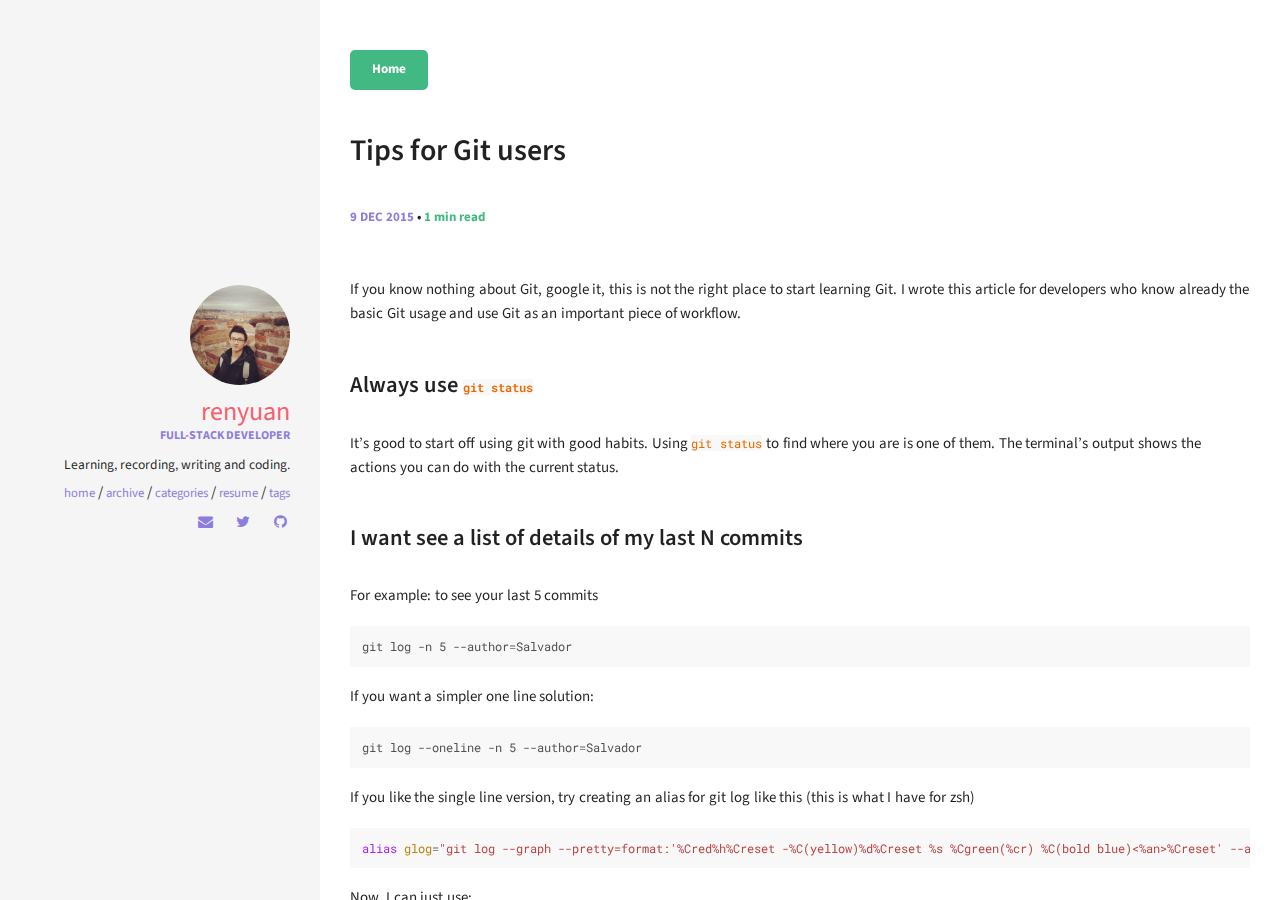
<file: articles/2015-12/tips-for-Git-users.html>
<!DOCTYPE html>
<html lang="en">

<head>
  <meta charset="utf-8">
  <meta http-equiv="X-UA-Compatible" content="IE=edge">
  <meta name="viewport" content="width=device-width, initial-scale=1">

  <title>Tips for Git users</title>
  <meta name="description" content="Git is a powerful tool for Web development, here is some useful tips for Git beginners.">


  <!-- CSS files -->
  <link rel="stylesheet" href="/assets/css/main.css">
  <link rel="stylesheet" href="/assets/css/font-awesome.min.css">

  <link rel="canonical" href="https://renyuanz.github.io/articles/2015-12/tips-for-Git-users">
  <link rel="alternate" type="application/rss+xml" title="Renyuan&#39;s blog" href="/feed.xml">

  

  <!-- Icons -->
  <!-- 16x16 -->
  <link rel="shortcut icon" href="/assets/img/favicon.ico">
  <!-- 32x32 -->
  <link rel="shortcut icon" href="/assets/img/favicon.ico">
</head>


<body>
  <div class="row">
    <div class="col s12 m3">
      <div class="table cover">
        

<div class="cover-card table-cell table-middle">
  
  <img src="https://renyuanz.github.io/assets/img/avatar.jpg" alt="" class="avatar">
  
  <a href="https://renyuanz.github.io/" class="author_name">Renyuan</a>
  <span class="author_job">Full-stack Developer</span>
  <span class="author_bio mbm">Learning, recording, writing and coding.</span>
  <nav class="nav">
    <ul class="nav-list">
      <li class="nav-item">
        <a href="https://renyuanz.github.io/">home</a>
        <span>/</span>
      </li>
       
      <li class="nav-item">
        <a href="https://renyuanz.github.io/archive/">Archive</a>
        
          <span>/</span>
        
      </li>
        
      <li class="nav-item">
        <a href="https://renyuanz.github.io/categories/">Categories</a>
        
          <span>/</span>
        
      </li>
              
      <li class="nav-item">
        <a href="https://renyuanz.github.io/resume">Resume</a>
        
          <span>/</span>
        
      </li>
        
      <li class="nav-item">
        <a href="https://renyuanz.github.io/tags/">Tags</a>
        
      </li>
       
    </ul>
  </nav>
  <script type="text/javascript">
  // based on http://stackoverflow.com/a/10300743/280842
  function gen_mail_to_link(hs, subject) {
    var lhs,rhs;
    var p = hs.split('@');
    lhs = p[0];
    rhs = p[1];
    document.write("<a class=\"social-link-item\" target=\"_blank\" href=\"mailto");
    document.write(":" + lhs + "@");
    document.write(rhs + "?subject=" + subject + "\"><i class=\"fa fa-fw fa-envelope\"></i><\/a>");
  }
</script>
<div class="social-links">
  <ul>
    
      <li>
      <script>gen_mail_to_link('zourenyuan@gmail.com', 'Hello from website');</script>
      </li>
    
    <li><a href="http://twitter.com/renyuan814" class="social-link-item" target="_blank"><i class="fa fa-fw fa-twitter"></i></a></li>
    
    
    
    
    
    
    <li><a href="http://github.com/renyuanz" class="social-link-item" target="_blank"><i class="fa fa-fw fa-github"></i></a></li>
    
    
    
    
    
    
    
    
    
    
    
  </ul>
</div>

</div>

      </div>
    </div>
    <div class="col s12 m9">
      <div class="post-listing">
        <a class="btn" href= "https://renyuanz.github.io/" >
  Home
</a>



<div id="post">
  <header class="post-header">
    <h1 title="Tips for Git users">Tips for Git users</h1>
    <span class="post-meta">
      <span class="post-date">
        9 DEC 2015
      </span>
      •
      <span class="read-time" title="Estimated read time">
  
  
    1 min read
  
</span>

    </span>

  </header>

  <article class="post-content">
    <p>If you know nothing about Git, google it, this is not the right place to start learning Git. I wrote this article for developers who know already the basic Git usage and use Git as an important piece of workflow.</p>

<h3 id="always-use-git-status">Always use <code class="highlighter-rouge">git status</code></h3>

<p>It’s good to start off using git with good habits. Using <code class="highlighter-rouge">git status</code> to find where you are is one of them. The terminal’s output shows the actions you can do with the current status.</p>

<h3 id="i-want-see-a-list-of-details-of-my-last-n-commits">I want see a list of details of my last N commits</h3>

<p>For example: to see your last 5 commits</p>

<div class="language-shell highlighter-rouge"><pre class="highlight"><code>git log -n 5 --author<span class="o">=</span>Salvador
</code></pre>
</div>

<p>If you want a simpler one line solution:</p>

<div class="language-shell highlighter-rouge"><pre class="highlight"><code>git log --oneline -n 5 --author<span class="o">=</span>Salvador
</code></pre>
</div>

<p>If you like the single line version, try creating an alias for git log like this (this is what I have for zsh)</p>

<div class="language-shell highlighter-rouge"><pre class="highlight"><code><span class="nb">alias </span><span class="nv">glog</span><span class="o">=</span><span class="s2">"git log --graph --pretty=format:'%Cred%h%Creset -%C(yellow)%d%Creset %s %Cgreen(%cr) %C(bold blue)&lt;%an&gt;%Creset' --abbrev-commit"</span>
</code></pre>
</div>

<p>Now, I can just use:</p>

<div class="language-shell highlighter-rouge"><pre class="highlight"><code>glog -n 5
</code></pre>
</div>

<p>And I get a nice output.</p>

<p>Which is colorized, shows the name of the author and also shows the graph and you can still pass in other flags (such as –author) which lets you filter it even more.</p>

<p><a href="http://stackoverflow.com/questions/13542213/git-see-a-list-of-comments-of-my-last-n-commits#answer-13542327">You can see the original answer here.</a></p>


  </article>
</div>

<div class="share-buttons">
  <h6>Share on: </h6>
  <ul>
    <li>
      <a href="https://twitter.com/intent/tweet?text=https://renyuanz.github.io/articles/2015-12/tips-for-Git-users" class="twitter btn" title="Share on Twitter"><i class="fa fa-twitter"></i><span> Twitter</span></a>
    </li>
    <li>
      <a href="https://www.facebook.com/sharer/sharer.php?u=https://renyuanz.github.io/articles/2015-12/tips-for-Git-users" class="facebook btn" title="Share on Facebook"><i class="fa fa-facebook"></i><span> Facebook</span></a>
    </li>
    <li>
      <a href="https://plus.google.com/share?url=https://renyuanz.github.io/articles/2015-12/tips-for-Git-users" class="google-plus btn" title="Share on Google Plus"><i class="fa fa-google-plus"></i><span> Google+</span></a>
    </li>
    <li>
      <a href="https://news.ycombinator.com/submitlink?u=https://renyuanz.github.io/articles/2015-12/tips-for-Git-users" class="hacker-news btn" title="Share on Hacker News"><i class="fa fa-hacker-news"></i><span> Hacker News</span></a>
    </li>
    <li>
      <a href="https://www.reddit.com/submit?url=https://renyuanz.github.io/articles/2015-12/tips-for-Git-users" class="reddit btn" title="Share on Reddit"><i class="fa fa-reddit"></i><span> Reddit</span></a>
    </li>
  </ul>
</div><!-- end share-buttons -->


<div id="disqus_thread"></div>
<script type="text/javascript">
    /* * * CONFIGURATION VARIABLES * * */
    var disqus_shortname = 'renyuanzblog';

    /* * * DON'T EDIT BELOW THIS LINE * * */
    (function() {
        var dsq = document.createElement('script'); dsq.type = 'text/javascript'; dsq.async = true;
        dsq.src = '//' + disqus_shortname + '.disqus.com/embed.js';
        (document.getElementsByTagName('head')[0] || document.getElementsByTagName('body')[0]).appendChild(dsq);
    })();
</script>
<noscript>Please enable JavaScript to view the <a href="https://disqus.com/?ref_noscript" rel="nofollow">comments powered by Disqus.</a></noscript>



        <footer>
  &copy; 2017 Renyuan. Powered by <a href="http://jekyllrb.com/">Jekyll</a>, <a href="http://github.com/renyuanz/leonids/">leonids theme</a> made with <i class="fa fa-heart heart-icon"></i>
</footer>

      </div>
    </div>
  </div>
</body>
</html>
</file>
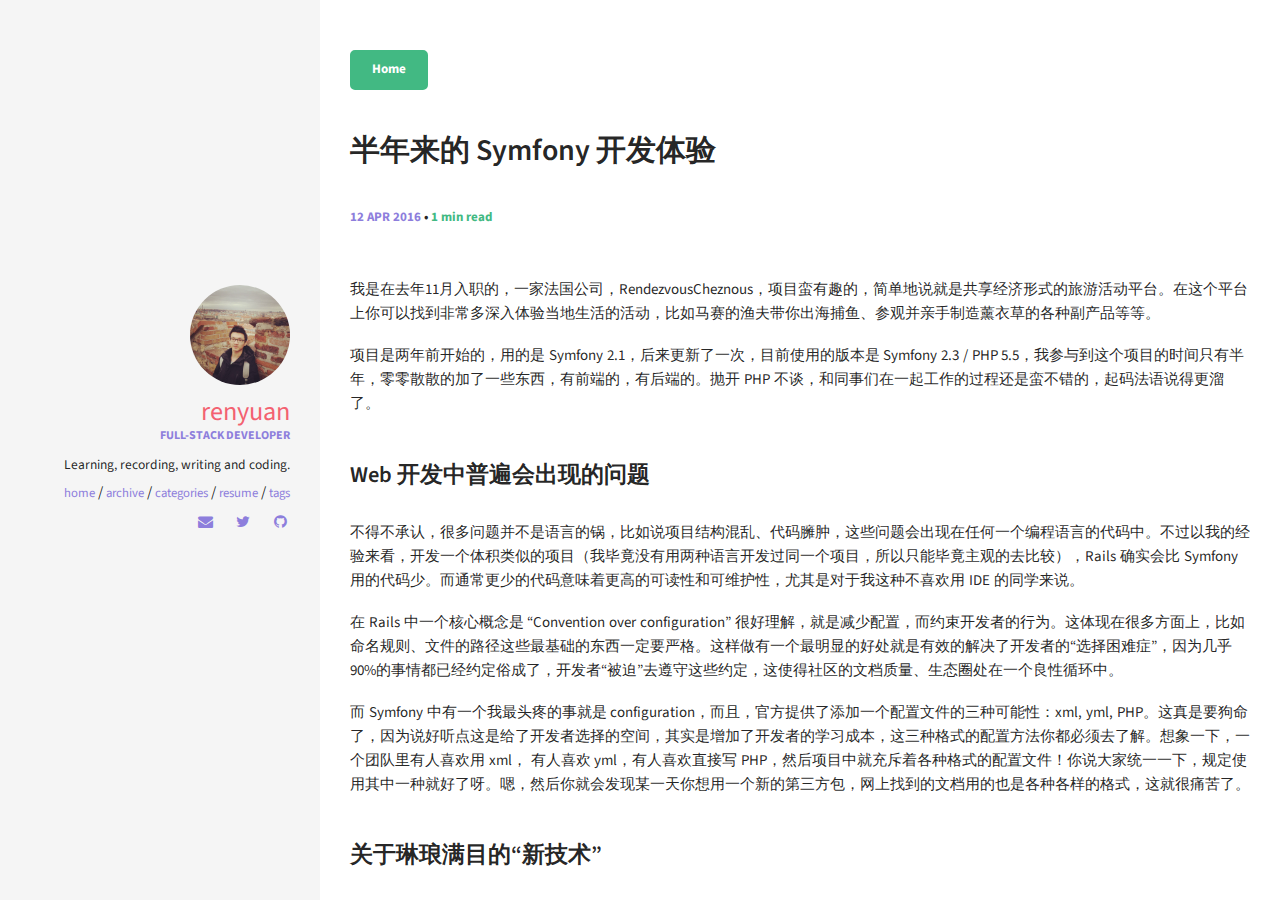
<file: articles/2016-04/半年来的Symfony开发体验.html>
<!DOCTYPE html>
<html lang="en">

<head>
  <meta charset="utf-8">
  <meta http-equiv="X-UA-Compatible" content="IE=edge">
  <meta name="viewport" content="width=device-width, initial-scale=1">

  <title>半年来的 Symfony 开发体验</title>
  <meta name="description" content="Symfony 是一个在法国以及欧洲被普遍使用的 PHP 开发框架，我也来谈谈这半年来用它开发的感受和想法吧。">


  <!-- CSS files -->
  <link rel="stylesheet" href="/assets/css/main.css">
  <link rel="stylesheet" href="/assets/css/font-awesome.min.css">

  <link rel="canonical" href="https://renyuanz.github.io/articles/2016-04/%E5%8D%8A%E5%B9%B4%E6%9D%A5%E7%9A%84Symfony%E5%BC%80%E5%8F%91%E4%BD%93%E9%AA%8C">
  <link rel="alternate" type="application/rss+xml" title="Renyuan&#39;s blog" href="/feed.xml">

  

  <!-- Icons -->
  <!-- 16x16 -->
  <link rel="shortcut icon" href="/assets/img/favicon.ico">
  <!-- 32x32 -->
  <link rel="shortcut icon" href="/assets/img/favicon.ico">
</head>


<body>
  <div class="row">
    <div class="col s12 m3">
      <div class="table cover">
        

<div class="cover-card table-cell table-middle">
  
  <img src="https://renyuanz.github.io/assets/img/avatar.jpg" alt="" class="avatar">
  
  <a href="https://renyuanz.github.io/" class="author_name">Renyuan</a>
  <span class="author_job">Full-stack Developer</span>
  <span class="author_bio mbm">Learning, recording, writing and coding.</span>
  <nav class="nav">
    <ul class="nav-list">
      <li class="nav-item">
        <a href="https://renyuanz.github.io/">home</a>
        <span>/</span>
      </li>
       
      <li class="nav-item">
        <a href="https://renyuanz.github.io/archive/">Archive</a>
        
          <span>/</span>
        
      </li>
        
      <li class="nav-item">
        <a href="https://renyuanz.github.io/categories/">Categories</a>
        
          <span>/</span>
        
      </li>
              
      <li class="nav-item">
        <a href="https://renyuanz.github.io/resume">Resume</a>
        
          <span>/</span>
        
      </li>
        
      <li class="nav-item">
        <a href="https://renyuanz.github.io/tags/">Tags</a>
        
      </li>
       
    </ul>
  </nav>
  <script type="text/javascript">
  // based on http://stackoverflow.com/a/10300743/280842
  function gen_mail_to_link(hs, subject) {
    var lhs,rhs;
    var p = hs.split('@');
    lhs = p[0];
    rhs = p[1];
    document.write("<a class=\"social-link-item\" target=\"_blank\" href=\"mailto");
    document.write(":" + lhs + "@");
    document.write(rhs + "?subject=" + subject + "\"><i class=\"fa fa-fw fa-envelope\"></i><\/a>");
  }
</script>
<div class="social-links">
  <ul>
    
      <li>
      <script>gen_mail_to_link('zourenyuan@gmail.com', 'Hello from website');</script>
      </li>
    
    <li><a href="http://twitter.com/renyuan814" class="social-link-item" target="_blank"><i class="fa fa-fw fa-twitter"></i></a></li>
    
    
    
    
    
    
    <li><a href="http://github.com/renyuanz" class="social-link-item" target="_blank"><i class="fa fa-fw fa-github"></i></a></li>
    
    
    
    
    
    
    
    
    
    
    
  </ul>
</div>

</div>

      </div>
    </div>
    <div class="col s12 m9">
      <div class="post-listing">
        <a class="btn" href= "https://renyuanz.github.io/" >
  Home
</a>



<div id="post">
  <header class="post-header">
    <h1 title="半年来的 Symfony 开发体验">半年来的 Symfony 开发体验</h1>
    <span class="post-meta">
      <span class="post-date">
        12 APR 2016
      </span>
      •
      <span class="read-time" title="Estimated read time">
  
  
    1 min read
  
</span>

    </span>

  </header>

  <article class="post-content">
    <p>我是在去年11月入职的，一家法国公司，RendezvousCheznous，项目蛮有趣的，简单地说就是共享经济形式的旅游活动平台。在这个平台上你可以找到非常多深入体验当地生活的活动，比如马赛的渔夫带你出海捕鱼、参观并亲手制造薰衣草的各种副产品等等。</p>

<p>项目是两年前开始的，用的是 Symfony 2.1，后来更新了一次，目前使用的版本是 Symfony 2.3 / PHP 5.5，我参与到这个项目的时间只有半年，零零散散的加了一些东西，有前端的，有后端的。抛开 PHP 不谈，和同事们在一起工作的过程还是蛮不错的，起码法语说得更溜了。</p>

<h3 id="web-开发中普遍会出现的问题">Web 开发中普遍会出现的问题</h3>

<p>不得不承认，很多问题并不是语言的锅，比如说项目结构混乱、代码臃肿，这些问题会出现在任何一个编程语言的代码中。不过以我的经验来看，开发一个体积类似的项目（我毕竟没有用两种语言开发过同一个项目，所以只能毕竟主观的去比较），Rails 确实会比 Symfony 用的代码少。而通常更少的代码意味着更高的可读性和可维护性，尤其是对于我这种不喜欢用 IDE 的同学来说。</p>

<p>在 Rails 中一个核心概念是 “Convention over configuration” 很好理解，就是减少配置，而约束开发者的行为。这体现在很多方面上，比如命名规则、文件的路径这些最基础的东西一定要严格。这样做有一个最明显的好处就是有效的解决了开发者的“选择困难症”，因为几乎90%的事情都已经约定俗成了，开发者“被迫”去遵守这些约定，这使得社区的文档质量、生态圈处在一个良性循环中。</p>

<p>而 Symfony 中有一个我最头疼的事就是 configuration，而且，官方提供了添加一个配置文件的三种可能性：xml, yml, PHP。这真是要狗命了，因为说好听点这是给了开发者选择的空间，其实是增加了开发者的学习成本，这三种格式的配置方法你都必须去了解。想象一下，一个团队里有人喜欢用 xml， 有人喜欢 yml，有人喜欢直接写 PHP，然后项目中就充斥着各种格式的配置文件！你说大家统一一下，规定使用其中一种就好了呀。嗯，然后你就会发现某一天你想用一个新的第三方包，网上找到的文档用的也是各种各样的格式，这就很痛苦了。</p>

<h3 id="关于琳琅满目的新技术">关于琳琅满目的“新技术”</h3>

<p>最近几年新技术有点多，尤其是作为一个 Web 开发者感受就更深了。随着 Node.js 的日趋成熟，JavaScript 获得了前所未有的能力。它不再是一个用来操作一下 DOM 的编程语言，而变成了 Web 开发中不可或缺的技术。也许再过几年，JavaScript 就要一统江湖了也说不定。不过有一点我可以确定，作为一个程序员一直学习“新技术”是保证个人竞争力的有效途径，但不意味着程序员都喜欢“新技术”，程序员不能不计成本的去频繁更换技术栈，只因为“这看上去很酷啊不是吗”。</p>

<h3 id="php-是个怎样的存在">PHP 是个怎样的存在</h3>

<p>有一句话说的非常对，存在即合理。PHP 群众基础很大程度上得益于在 window 上的简单易用。你问要怎么学 ruby 啊，大牛上来就说一句，“买 Mac 去”，不得不说这打消了大部分人的热情。而 PHP 不一样啊，下载一个 xampp 就可以轻松写一个网页，多傻瓜式的体验啊！但凡用户体验简单的东西都容易获取不俗的用户群体。</p>

<h3 id="有一个陷阱">有一个陷阱</h3>

<p>我认为一个非技术型创业者最容易陷入的一个陷阱就是“PHP 程序员容易招，而且还便宜”。如果你单纯为了省钱而信了这句话，你要付出的代价比省到的钱多得多。</p>

<p>首先，水平高的程序员，工资都是跟水平成正比的。如果一个做 PHP 三年的人，能力和一个 JavaScript 程序员一样，但是赚的没他多，他一定会转行。
所以招到的程序员工资不高，只说明一件事，你招到的人水平也不高，这跟使用什么编程语言没有一点关系。</p>

<h3 id="接下来的半年">接下来的半年</h3>

<p>投入更多的时间在 JavaScript 上，远离 PHP，爱上 ruby。然后去旅游，去西班牙、希腊、日本。</p>

  </article>
</div>

<div class="share-buttons">
  <h6>Share on: </h6>
  <ul>
    <li>
      <a href="https://twitter.com/intent/tweet?text=https://renyuanz.github.io/articles/2016-04/%E5%8D%8A%E5%B9%B4%E6%9D%A5%E7%9A%84Symfony%E5%BC%80%E5%8F%91%E4%BD%93%E9%AA%8C" class="twitter btn" title="Share on Twitter"><i class="fa fa-twitter"></i><span> Twitter</span></a>
    </li>
    <li>
      <a href="https://www.facebook.com/sharer/sharer.php?u=https://renyuanz.github.io/articles/2016-04/%E5%8D%8A%E5%B9%B4%E6%9D%A5%E7%9A%84Symfony%E5%BC%80%E5%8F%91%E4%BD%93%E9%AA%8C" class="facebook btn" title="Share on Facebook"><i class="fa fa-facebook"></i><span> Facebook</span></a>
    </li>
    <li>
      <a href="https://plus.google.com/share?url=https://renyuanz.github.io/articles/2016-04/%E5%8D%8A%E5%B9%B4%E6%9D%A5%E7%9A%84Symfony%E5%BC%80%E5%8F%91%E4%BD%93%E9%AA%8C" class="google-plus btn" title="Share on Google Plus"><i class="fa fa-google-plus"></i><span> Google+</span></a>
    </li>
    <li>
      <a href="https://news.ycombinator.com/submitlink?u=https://renyuanz.github.io/articles/2016-04/%E5%8D%8A%E5%B9%B4%E6%9D%A5%E7%9A%84Symfony%E5%BC%80%E5%8F%91%E4%BD%93%E9%AA%8C" class="hacker-news btn" title="Share on Hacker News"><i class="fa fa-hacker-news"></i><span> Hacker News</span></a>
    </li>
    <li>
      <a href="https://www.reddit.com/submit?url=https://renyuanz.github.io/articles/2016-04/%E5%8D%8A%E5%B9%B4%E6%9D%A5%E7%9A%84Symfony%E5%BC%80%E5%8F%91%E4%BD%93%E9%AA%8C" class="reddit btn" title="Share on Reddit"><i class="fa fa-reddit"></i><span> Reddit</span></a>
    </li>
  </ul>
</div><!-- end share-buttons -->


<div id="disqus_thread"></div>
<script type="text/javascript">
    /* * * CONFIGURATION VARIABLES * * */
    var disqus_shortname = 'renyuanzblog';

    /* * * DON'T EDIT BELOW THIS LINE * * */
    (function() {
        var dsq = document.createElement('script'); dsq.type = 'text/javascript'; dsq.async = true;
        dsq.src = '//' + disqus_shortname + '.disqus.com/embed.js';
        (document.getElementsByTagName('head')[0] || document.getElementsByTagName('body')[0]).appendChild(dsq);
    })();
</script>
<noscript>Please enable JavaScript to view the <a href="https://disqus.com/?ref_noscript" rel="nofollow">comments powered by Disqus.</a></noscript>



        <footer>
  &copy; 2017 Renyuan. Powered by <a href="http://jekyllrb.com/">Jekyll</a>, <a href="http://github.com/renyuanz/leonids/">leonids theme</a> made with <i class="fa fa-heart heart-icon"></i>
</footer>

      </div>
    </div>
  </div>
</body>
</html>
</file>
<file: assets/css/main.css>
/**
 * @include transition(PROPERTY DURATION DELAY(OPTIONAL) TIMING-FINCTION);
 */
/**
 * Box shadow
 * example: @include box-shadow(HORIZONTAL VERTICAL BLUR COLOR));
 */
/*
 * Global Variables
 */
@import url(https://fonts.googleapis.com/css?family=Source+Sans+Pro:600,400,400italic|Roboto+Mono);
/*! normalize.css v3.0.2 | MIT License | git.io/normalize */
/**
 * 1. Set default font family to sans-serif.
 * 2. Prevent iOS text size adjust after orientation change, without disabling
 *    user zoom.
 */
html {
  font-family: sans-serif;
  /* 1 */
  -ms-text-size-adjust: 100%;
  /* 2 */
  -webkit-text-size-adjust: 100%;
  /* 2 */ }

/**
 * Remove default margin.
 */
body {
  margin: 0; }

/* HTML5 display definitions
   ========================================================================== */
/**
 * Correct `block` display not defined for any HTML5 element in IE 8/9.
 * Correct `block` display not defined for `details` or `summary` in IE 10/11
 * and Firefox.
 * Correct `block` display not defined for `main` in IE 11.
 */
article,
aside,
details,
figcaption,
figure,
footer,
header,
hgroup,
main,
menu,
nav,
section,
summary {
  display: block; }

/**
 * 1. Correct `inline-block` display not defined in IE 8/9.
 * 2. Normalize vertical alignment of `progress` in Chrome, Firefox, and Opera.
 */
audio,
canvas,
progress,
video {
  display: inline-block;
  /* 1 */
  vertical-align: baseline;
  /* 2 */ }

/**
 * Prevent modern browsers from displaying `audio` without controls.
 * Remove excess height in iOS 5 devices.
 */
audio:not([controls]) {
  display: none;
  height: 0; }

/**
 * Address `[hidden]` styling not present in IE 8/9/10.
 * Hide the `template` element in IE 8/9/11, Safari, and Firefox < 22.
 */
[hidden],
template {
  display: none; }

/* Links
   ========================================================================== */
/**
 * Remove the gray background color from active links in IE 10.
 */
a {
  background-color: transparent; }

/**
 * Improve readability when focused and also mouse hovered in all browsers.
 */
a:active,
a:hover {
  outline: 0; }

/* Text-level semantics
   ========================================================================== */
/**
 * Address styling not present in IE 8/9/10/11, Safari, and Chrome.
 */
abbr[title] {
  border-bottom: 1px dotted; }

/**
 * Address style set to `bolder` in Firefox 4+, Safari, and Chrome.
 */
b,
strong {
  font-weight: bold; }

/**
 * Address styling not present in Safari and Chrome.
 */
dfn {
  font-style: italic; }

/**
 * Address variable `h1` font-size and margin within `section` and `article`
 * contexts in Firefox 4+, Safari, and Chrome.
 */
h1 {
  font-size: 2em;
  margin: 0.67em 0; }

/**
 * Address styling not present in IE 8/9.
 */
mark {
  background: #ff0;
  color: #000; }

/**
 * Address inconsistent and variable font size in all browsers.
 */
small {
  font-size: 80%; }

/**
 * Prevent `sub` and `sup` affecting `line-height` in all browsers.
 */
sub,
sup {
  font-size: 75%;
  line-height: 0;
  position: relative;
  vertical-align: baseline; }

sup {
  top: -0.5em; }

sub {
  bottom: -0.25em; }

/* Embedded content
   ========================================================================== */
/**
 * Remove border when inside `a` element in IE 8/9/10.
 */
img {
  border: 0; }

/**
 * Correct overflow not hidden in IE 9/10/11.
 */
svg:not(:root) {
  overflow: hidden; }

/* Grouping content
   ========================================================================== */
/**
 * Address margin not present in IE 8/9 and Safari.
 */
figure {
  margin: 1em 40px; }

/**
 * Address differences between Firefox and other browsers.
 */
hr {
  -moz-box-sizing: content-box;
  box-sizing: content-box;
  height: 0; }

/**
 * Contain overflow in all browsers.
 */
pre {
  overflow: auto; }

/**
 * Address odd `em`-unit font size rendering in all browsers.
 */
code,
kbd,
pre,
samp {
  font-family: monospace, monospace;
  font-size: 1em; }

/* Forms
   ========================================================================== */
/**
 * Known limitation: by default, Chrome and Safari on OS X allow very limited
 * styling of `select`, unless a `border` property is set.
 */
/**
 * 1. Correct color not being inherited.
 *    Known issue: affects color of disabled elements.
 * 2. Correct font properties not being inherited.
 * 3. Address margins set differently in Firefox 4+, Safari, and Chrome.
 */
button,
input,
optgroup,
select,
textarea {
  color: inherit;
  /* 1 */
  font: inherit;
  /* 2 */
  margin: 0;
  /* 3 */ }

/**
 * Address `overflow` set to `hidden` in IE 8/9/10/11.
 */
button {
  overflow: visible; }

/**
 * Address inconsistent `text-transform` inheritance for `button` and `select`.
 * All other form control elements do not inherit `text-transform` values.
 * Correct `button` style inheritance in Firefox, IE 8/9/10/11, and Opera.
 * Correct `select` style inheritance in Firefox.
 */
button,
select {
  text-transform: none; }

/**
 * 1. Avoid the WebKit bug in Android 4.0.* where (2) destroys native `audio`
 *    and `video` controls.
 * 2. Correct inability to style clickable `input` types in iOS.
 * 3. Improve usability and consistency of cursor style between image-type
 *    `input` and others.
 */
/* 1 */
html input[type="button"],
button,
input[type="reset"],
input[type="submit"] {
  -webkit-appearance: button;
  /* 2 */
  cursor: pointer;
  /* 3 */ }

/**
 * Re-set default cursor for disabled elements.
 */
button[disabled],
html input[disabled] {
  cursor: default; }

/**
 * Remove inner padding and border in Firefox 4+.
 */
button::-moz-focus-inner,
input::-moz-focus-inner {
  border: 0;
  padding: 0; }

/**
 * Address Firefox 4+ setting `line-height` on `input` using `!important` in
 * the UA stylesheet.
 */
input {
  line-height: normal; }

/**
 * It's recommended that you don't attempt to style these elements.
 * Firefox's implementation doesn't respect box-sizing, padding, or width.
 *
 * 1. Address box sizing set to `content-box` in IE 8/9/10.
 * 2. Remove excess padding in IE 8/9/10.
 */
input[type="checkbox"],
input[type="radio"] {
  box-sizing: border-box;
  /* 1 */
  padding: 0;
  /* 2 */ }

/**
 * Fix the cursor style for Chrome's increment/decrement buttons. For certain
 * `font-size` values of the `input`, it causes the cursor style of the
 * decrement button to change from `default` to `text`.
 */
input[type="number"]::-webkit-inner-spin-button,
input[type="number"]::-webkit-outer-spin-button {
  height: auto; }

/**
 * 1. Address `appearance` set to `searchfield` in Safari and Chrome.
 * 2. Address `box-sizing` set to `border-box` in Safari and Chrome
 *    (include `-moz` to future-proof).
 */
input[type="search"] {
  -webkit-appearance: textfield;
  /* 1 */
  -moz-box-sizing: content-box;
  -webkit-box-sizing: content-box;
  /* 2 */
  box-sizing: content-box; }

/**
 * Remove inner padding and search cancel button in Safari and Chrome on OS X.
 * Safari (but not Chrome) clips the cancel button when the search input has
 * padding (and `textfield` appearance).
 */
input[type="search"]::-webkit-search-cancel-button,
input[type="search"]::-webkit-search-decoration {
  -webkit-appearance: none; }

/**
 * Define consistent border, margin, and padding.
 */
fieldset {
  border: 1px solid #c0c0c0;
  margin: 0 2px;
  padding: 0.35em 0.625em 0.75em; }

/**
 * 1. Correct `color` not being inherited in IE 8/9/10/11.
 * 2. Remove padding so people aren't caught out if they zero out fieldsets.
 */
legend {
  border: 0;
  /* 1 */
  padding: 0;
  /* 2 */ }

/**
 * Remove default vertical scrollbar in IE 8/9/10/11.
 */
textarea {
  overflow: auto; }

/**
 * Don't inherit the `font-weight` (applied by a rule above).
 * NOTE: the default cannot safely be changed in Chrome and Safari on OS X.
 */
optgroup {
  font-weight: bold; }

/* Tables
   ========================================================================== */
/**
 * Remove most spacing between table cells.
 */
table {
  border-collapse: collapse;
  border-spacing: 0; }

td,
th {
  padding: 0; }

/**
  * Global setting
  */
* {
  -webkit-box-sizing: border-box;
  -moz-box-sizing: border-box;
  -ms-box-sizing: border-box;
  box-sizing: border-box; }

.notice {
  border: 1px solid rgba(115, 115, 115, 0.87);
  border-radius: 0.4em;
  padding: 0.5em 1em; }

img {
  height: auto;
  max-width: 100%; }

table,
th,
td {
  border: none; }

.table {
  display: table; }

.table-cell {
  display: table-cell; }

.table-top {
  vertical-align: top; }

.table-middle {
  vertical-align: middle; }

.table-bottom {
  vertical-align: bottom; }

table {
  width: 100%;
  display: table; }
  table.bordered > thead > tr, table.bordered > tbody > tr {
    border-bottom: 1px solid #d0d0d0; }
  table.striped > tbody > tr:nth-child(odd) {
    background-color: #f2f2f2; }
  table.striped > tbody > tr > td {
    border-radius: 0; }
  table.highlight > tbody > tr {
    -webkit-transition: background-color 0.25s ease;
    -moz-transition: background-color 0.25s ease;
    -ms-transition: background-color 0.25s ease;
    transition: background-color 0.25s ease; }
    table.highlight > tbody > tr:hover {
      background-color: #f2f2f2; }
  table.centered thead tr th,
  table.centered tbody tr td,
  table.centered tfoot tr td {
    text-align: center; }

thead {
  border-bottom: 1px solid #d0d0d0; }

td,
th {
  padding: 15px 5px;
  display: table-cell;
  text-align: left;
  vertical-align: middle;
  border-radius: 2px; }

tfoot {
  border-top: 1px solid #d0d0d0; }

b,
i,
strong,
em,
blockquote,
p,
q,
span,
figure,
img,
h1,
h2,
header,
input,
a {
  -webkit-transition: all 0.1s ease;
  -moz-transition: all 0.1s ease;
  -ms-transition: all 0.1s ease;
  transition: all 0.1s ease; }

footer {
  text-align: center;
  padding: 3em 0; }
  footer .heart-icon {
    color: #f83e4b;
    text-shadow: 0 0 5px #fff, 0 0 10px #f83e4b; }

.related-articles {
  margin-top: 2em; }
  .related-articles h4 {
    font-family: "Source Sans Pro", "Helvetica Neue", Helvetica, Arial, sans-serif; }
  .related-articles ul {
    margin: 0;
    padding: 0;
    list-style: none; }

/**
  * Helpers
  */
.block {
  display: block; }

.inline-block {
  display: inline-block; }

.hidden-md {
  display: none; }
  @media only screen and (min-width: 992px) {
    .hidden-md {
      display: inline-block; } }

.radius-box {
  border-radius: 10px; }

.radius-ls {
  border-bottom-left-radius: 3px;
  border-top-left-radius: 3px; }

.radius-rs {
  border-bottom-right-radius: 3px;
  border-top-right-radius: 3px; }

.radius-l1 {
  border-bottom-left-radius: 10px;
  border-top-left-radius: 10px; }

.radius-r1 {
  border-bottom-right-radius: 10px;
  border-top-right-radius: 10px; }

.m0 {
  margin: 0; }

.mt0 {
  margin-top: 0; }

.mr0 {
  margin-right: 0; }

.mb0 {
  margin-bottom: 0; }

.ml0 {
  margin-left: 0; }

.ms {
  margin: 0.25em; }

.mts {
  margin-top: 0.25em; }

.mbs {
  margin-bottom: 0.25em; }

.mrs {
  margin-right: 0.25em; }

.mls {
  margin-left: 0.25em; }

.mm {
  margin: 0.5em; }

.mtm {
  margin-top: 0.5em; }

.mbm {
  margin-bottom: 0.5em; }

.mrm {
  margin-right: 0.5em; }

.mlm {
  margin-left: 0.5em; }

.m1 {
  margin: 1.5em; }

.mt1 {
  margin-top: 1.5em; }

.mb1 {
  margin-bottom: 1.5em; }

.mr1 {
  margin-right: 1.5em; }

.ml1 {
  margin-left: 1.5em; }

.m2 {
  margin: 3em; }

.mt2 {
  margin-top: 3em; }

.mb2 {
  margin-bottom: 3em; }

.mr2 {
  margin-right: 3em; }

.ml2 {
  margin-left: 3em; }

.p0 {
  padding: 0; }

.pt0 {
  padding-top: 0; }

.pr0 {
  padding-right: 0; }

.pb0 {
  padding-bottom: 0; }

.pl0 {
  padding-left: 0; }

.ps {
  padding: 0.25em; }

.pts {
  padding-top: 0.25em; }

.pbs {
  padding-bottom: 0.25em; }

.prs {
  padding-right: 0.25em; }

.pls {
  padding-left: 0.25em; }

.pm {
  padding: 0.5em; }

.ptm {
  padding-top: 0.5em; }

.pbm {
  padding-bottom: 0.5em; }

.prm {
  padding-right: 0.5em; }

.plm {
  padding-left: 0.5em; }

.p1 {
  padding: 1em; }

.pt1 {
  padding-top: 1em; }

.pr1 {
  padding-right: 1em; }

.pb1 {
  padding-bottom: 1em; }

.pl1 {
  padding-left: 1em; }

.p2 {
  padding: 2em; }

.pt2 {
  padding-top: 2em; }

.pr2 {
  padding-right: 2em; }

.pb2 {
  padding-bottom: 2em; }

.pl2 {
  padding-left: 2em; }

.pb5 {
  padding-bottom: 5em; }

.pads {
  padding: 0.25em; }

.padm {
  padding: 0.5em; }

.padl {
  padding: 1em; }

.padsx {
  padding-left: .25em;
  padding-right: .25em; }

.padmx {
  padding-left: .5em;
  padding-right: .5em; }

.padlx {
  padding-left: 1em;
  padding-right: 1em; }

.padsy {
  padding-top: .25em;
  padding-bottom: .25em; }

.padmy {
  padding-top: .5em;
  padding-bottom: .5em; }

.padly {
  padding-top: 1em;
  padding-bottom: 1em; }

.primary-text-color {
  color: #42b983; }

.primary-bg-color {
  background-color: #42b983; }

.secondary-text-color {
  color: #8d7edc; }

.secondary-bg-color {
  background-color: #8d7edc; }

.success-text-color {
  color: #65e892; }

.success-bg-color {
  background-color: #65e892; }

.danger-text-color {
  color: #f83e4b; }

.danger-bg-color {
  background-color: #f83e4b; }

.info-text-color {
  color: #09ABF6; }

.info-bg-color {
  background-color: #09ABF6; }

.warning-text-color {
  color: #F5A623; }

.warning-bg-color {
  background-color: #F5A623; }

/**
  * Grid
  */
.container {
  margin: 0 auto;
  max-width: 1280px;
  width: 90%; }

@media only screen and (min-width: 992px) {
  .container {
    width: 85%; } }
@media only screen and (min-width: 1200px) {
  .container {
    width: 70%; } }
.container .row {
  margin-left: -0.75rem;
  margin-right: -0.75rem; }

.section {
  padding-top: 1rem;
  padding-bottom: 1rem; }
  .section.no-pad {
    padding: 0; }
  .section.no-pad-bot {
    padding-bottom: 0; }
  .section.no-pad-top {
    padding-top: 0; }

.row {
  margin-left: auto;
  margin-right: auto; }
  .row:after {
    content: "";
    display: table;
    clear: both; }
  .row .col {
    float: left;
    display: block;
    vertical-align: top;
    width: 100%; }
    .row .col.s1 {
      width: 8.33333%;
      margin-left: 0; }
    .row .col.s2 {
      width: 16.66667%;
      margin-left: 0; }
    .row .col.s3 {
      width: 25%;
      margin-left: 0; }
    .row .col.s4 {
      width: 33.33333%;
      margin-left: 0; }
    .row .col.s5 {
      width: 41.66667%;
      margin-left: 0; }
    .row .col.s6 {
      width: 50%;
      margin-left: 0; }
    .row .col.s7 {
      width: 58.33333%;
      margin-left: 0; }
    .row .col.s8 {
      width: 66.66667%;
      margin-left: 0; }
    .row .col.s9 {
      width: 75%;
      margin-left: 0; }
    .row .col.s10 {
      width: 83.33333%;
      margin-left: 0; }
    .row .col.s11 {
      width: 91.66667%;
      margin-left: 0; }
    .row .col.s12 {
      width: 100%;
      margin-left: 0; }
    .row .col.offset-s1 {
      margin-left: 8.33333%; }
    .row .col.offset-s2 {
      margin-left: 16.66667%; }
    .row .col.offset-s3 {
      margin-left: 25%; }
    .row .col.offset-s4 {
      margin-left: 33.33333%; }
    .row .col.offset-s5 {
      margin-left: 41.66667%; }
    .row .col.offset-s6 {
      margin-left: 50%; }
    .row .col.offset-s7 {
      margin-left: 58.33333%; }
    .row .col.offset-s8 {
      margin-left: 66.66667%; }
    .row .col.offset-s9 {
      margin-left: 75%; }
    .row .col.offset-s10 {
      margin-left: 83.33333%; }
    .row .col.offset-s11 {
      margin-left: 91.66667%; }
    .row .col.offset-s12 {
      margin-left: 100%; }
    @media only screen and (min-width: 600px) {
      .row .col.m1 {
        width: 8.33333%;
        margin-left: 0; }
      .row .col.m2 {
        width: 16.66667%;
        margin-left: 0; }
      .row .col.m3 {
        width: 25%;
        margin-left: 0; }
      .row .col.m4 {
        width: 33.33333%;
        margin-left: 0; }
      .row .col.m5 {
        width: 41.66667%;
        margin-left: 0; }
      .row .col.m6 {
        width: 50%;
        margin-left: 0; }
      .row .col.m7 {
        width: 58.33333%;
        margin-left: 0; }
      .row .col.m8 {
        width: 66.66667%;
        margin-left: 0; }
      .row .col.m9 {
        width: 75%;
        margin-left: 0; }
      .row .col.m10 {
        width: 83.33333%;
        margin-left: 0; }
      .row .col.m11 {
        width: 91.66667%;
        margin-left: 0; }
      .row .col.m12 {
        width: 100%;
        margin-left: 0; }
      .row .col.offset-m1 {
        margin-left: 8.33333%; }
      .row .col.offset-m2 {
        margin-left: 16.66667%; }
      .row .col.offset-m3 {
        margin-left: 25%; }
      .row .col.offset-m4 {
        margin-left: 33.33333%; }
      .row .col.offset-m5 {
        margin-left: 41.66667%; }
      .row .col.offset-m6 {
        margin-left: 50%; }
      .row .col.offset-m7 {
        margin-left: 58.33333%; }
      .row .col.offset-m8 {
        margin-left: 66.66667%; }
      .row .col.offset-m9 {
        margin-left: 75%; }
      .row .col.offset-m10 {
        margin-left: 83.33333%; }
      .row .col.offset-m11 {
        margin-left: 91.66667%; }
      .row .col.offset-m12 {
        margin-left: 100%; } }
    @media only screen and (min-width: 992px) {
      .row .col.l1 {
        width: 8.33333%;
        margin-left: 0; }
      .row .col.l2 {
        width: 16.66667%;
        margin-left: 0; }
      .row .col.l3 {
        width: 25%;
        margin-left: 0; }
      .row .col.l4 {
        width: 33.33333%;
        margin-left: 0; }
      .row .col.l5 {
        width: 41.66667%;
        margin-left: 0; }
      .row .col.l6 {
        width: 50%;
        margin-left: 0; }
      .row .col.l7 {
        width: 58.33333%;
        margin-left: 0; }
      .row .col.l8 {
        width: 66.66667%;
        margin-left: 0; }
      .row .col.l9 {
        width: 75%;
        margin-left: 0; }
      .row .col.l10 {
        width: 83.33333%;
        margin-left: 0; }
      .row .col.l11 {
        width: 91.66667%;
        margin-left: 0; }
      .row .col.l12 {
        width: 100%;
        margin-left: 0; }
      .row .col.offset-l1 {
        margin-left: 8.33333%; }
      .row .col.offset-l2 {
        margin-left: 16.66667%; }
      .row .col.offset-l3 {
        margin-left: 25%; }
      .row .col.offset-l4 {
        margin-left: 33.33333%; }
      .row .col.offset-l5 {
        margin-left: 41.66667%; }
      .row .col.offset-l6 {
        margin-left: 50%; }
      .row .col.offset-l7 {
        margin-left: 58.33333%; }
      .row .col.offset-l8 {
        margin-left: 66.66667%; }
      .row .col.offset-l9 {
        margin-left: 75%; }
      .row .col.offset-l10 {
        margin-left: 83.33333%; }
      .row .col.offset-l11 {
        margin-left: 91.66667%; }
      .row .col.offset-l12 {
        margin-left: 100%; } }

/* ==========================================================================
   Typography
   ========================================================================== */
html {
  line-height: 1.5;
  font-family: "Source Sans Pro", "Helvetica Neue", Helvetica, Arial, sans-serif;
  font-weight: normal;
  color: rgba(0, 0, 0, 0.87);
  -webkit-font-smoothing: antialiased;
  text-rendering: optimizeLegibility;
  font-size: 15px; }

blockquote {
  display: block;
  position: relative;
  padding-left: 20px;
  font-style: italic;
  border-left: 5px solid #8d7edc; }

a {
  text-decoration: none;
  color: #42b983; }
  a:hover, a:focus {
    color: #75cea5;
    text-decoration: none; }

h1, h2, h3, h4, h5, h6 {
  font-weight: 600;
  line-height: 1.7; }

h1 a, h2 a, h3 a, h4 a, h5 a, h6 a {
  font-weight: inherit;
  color: rgba(0, 0, 0, 0.87); }
  h1 a:hover, h1 a:focus, h2 a:hover, h2 a:focus, h3 a:hover, h3 a:focus, h4 a:hover, h4 a:focus, h5 a:hover, h5 a:focus, h6 a:hover, h6 a:focus {
    color: rgba(61, 61, 61, 0.87); }

h1 {
  font-size: 2rem;
  margin: 1rem 0 0.8rem 0; }

h2 {
  font-size: 1.75rem;
  margin: 0.875rem 0 0.7rem 0; }

h3 {
  font-size: 1.5rem;
  margin: 0.75rem 0 0.6rem 0; }

h4 {
  font-size: 1.25rem;
  margin: 0.625rem 0 0.5rem 0; }

h5 {
  font-size: 1.15rem;
  margin: 0.575rem 0 0.46rem 0; }

h6 {
  font-size: 1rem;
  margin: 0.5rem 0 0.4rem 0;
  text-transform: uppercase; }

hr {
  margin-top: 1rem;
  margin-bottom: 1rem;
  border: 0;
  border-top: 0.0625rem solid rgba(0, 0, 0, 0.1); }

em {
  font-style: italic; }

strong {
  font-weight: 600; }

small,
.small {
  font-size: 80%;
  font-weight: normal; }

p {
  margin: 1.2em 0;
  word-spacing: 0.05em;
  line-height: 1.6em; }

/* Buttons
   ========================================================================== */
.btn {
  display: inline-block;
  margin-bottom: 20px;
  padding: 8px 20px;
  font-size: 0.875em;
  font-family: "Source Sans Pro", "Helvetica Neue", Helvetica, Arial, sans-serif;
  font-weight: 700;
  background-color: #42b983;
  color: #fff;
  border-width: 2px !important;
  border-style: solid !important;
  border-color: #42b983;
  text-decoration: none !important;
  border-radius: 5px; }
  .btn:visited {
    color: #fff;
    border-color: #42b983; }
  .btn:hover {
    background-color: #fff;
    color: #42b983;
    border-color: #42b983; }

.btn-success {
  background-color: #65e892;
  color: #fff;
  border-color: #65e892; }
  .btn-success:visited {
    color: #fff;
    border-color: #65e892; }
  .btn-success:hover {
    background-color: #fff;
    color: #65e892;
    border-color: #65e892; }

.btn-warning {
  background-color: #F5A623;
  color: #fff;
  border-color: #F5A623; }
  .btn-warning:visited {
    color: #fff;
    border-color: #F5A623; }
  .btn-warning:hover {
    background-color: #fff;
    color: #F5A623;
    border-color: #F5A623; }

.btn-danger {
  background-color: #f83e4b;
  color: #fff;
  border-color: #f83e4b; }
  .btn-danger:visited {
    color: #fff;
    border-color: #f83e4b; }
  .btn-danger:hover {
    background-color: #fff;
    color: #f83e4b;
    border-color: #f83e4b; }

.btn-info {
  background-color: #09ABF6;
  color: #fff;
  border-color: #09ABF6; }
  .btn-info:visited {
    border-color: #09ABF6;
    color: #fff; }
  .btn-info:hover {
    background-color: #fff;
    color: #09ABF6;
    border-color: #09ABF6; }

/* ==========================================================================
   Syntax highlighting
   ========================================================================== */
pre, code {
  font-family: "Roboto Mono", "Courier New", monospace;
  color: #525252;
  font-size: 0.9em;
  background-color: #f8f8f8;
  font-size: 12px; }

code {
  color: #e96900;
  border-radius: 2px;
  white-space: nowrap; }

pre {
  overflow: auto;
  display: block;
  padding: 1em;
  margin: 0 0 1em;
  line-height: 1.3875;
  word-break: break-all;
  word-wrap: break-word;
  border-radius: 0;
  font-weight: normal; }

pre code {
  background: transparent;
  white-space: pre;
  overflow: auto;
  word-wrap: normal;
  color: #525252; }
  pre code span {
    word-break: break-all; }

.highlight {
  margin: 0;
  /* Comment */
  /* Error */
  /* Keyword */
  /* Operator */
  /* Comment.Multiline */
  /* Comment.Preproc */
  /* Comment.Single */
  /* Comment.Special */
  /* Generic.Deleted */
  /* Generic.Emph */
  /* Generic.Error */
  /* Generic.Heading */
  /* Generic.Inserted */
  /* Generic.Output */
  /* Generic.Prompt */
  /* Generic.Strong */
  /* Generic.Subheading */
  /* Generic.Traceback */
  /* Keyword.Constant */
  /* Keyword.Declaration */
  /* Keyword.Namespace */
  /* Keyword.Pseudo */
  /* Keyword.Reserved */
  /* Keyword.Type */
  /* Literal.Number */
  /* Literal.String */
  /* Name.Attribute */
  /* Name.Builtin */
  /* Name.Class */
  /* Name.Constant */
  /* Name.Decorator */
  /* Name.Entity */
  /* Name.Exception */
  /* Name.Function */
  /* Name.Label */
  /* Name.Namespace */
  /* Name.Tag */
  /* Name.Variable */
  /* Operator.Word */
  /* Text.Whitespace */
  /* Literal.Number.Float */
  /* Literal.Number.Hex */
  /* Literal.Number.Integer */
  /* Literal.Number.Oct */
  /* Literal.String.Backtick */
  /* Literal.String.Char */
  /* Literal.String.Doc */
  /* Literal.String.Double */
  /* Literal.String.Escape */
  /* Literal.String.Heredoc */
  /* Literal.String.Interpol */
  /* Literal.String.Other */
  /* Literal.String.Regex */
  /* Literal.String.Single */
  /* Literal.String.Symbol */
  /* Name.Builtin.Pseudo */
  /* Name.Variable.Class */
  /* Name.Variable.Global */
  /* Name.Variable.Instance */
  /* Literal.Number.Integer.Long */ }
  .highlight pre {
    position: relative; }
  .highlight pre code {
    color: #525252; }
    .highlight pre code::before {
      content: attr(data-lang);
      position: absolute;
      top: 0;
      right: 0;
      color: #ccc;
      text-align: right;
      text-transform: uppercase;
      font-size: 0.85em;
      padding: 5px 10px 0;
      line-height: 20px;
      height: 20px;
      font-weight: 600; }
  .highlight .hll {
    background-color: #ffffcc; }
  .highlight .c {
    color: #B0B2B0;
    font-style: italic; }
  .highlight .k {
    color: #AA22FF;
    font-weight: bold; }
  .highlight .o {
    color: #666666; }
  .highlight .cm {
    color: #B0B2B0;
    font-style: italic; }
  .highlight .cp {
    color: #B0B2B0; }
  .highlight .c1 {
    color: #B0B2B0;
    font-style: italic; }
  .highlight .cs {
    color: #B0B2B0;
    font-weight: bold; }
  .highlight .gd {
    color: #A00000; }
  .highlight .ge {
    font-style: italic; }
  .highlight .gr {
    color: #FF0000; }
  .highlight .gh {
    color: #000080;
    font-weight: bold; }
  .highlight .gi {
    color: #00A000; }
  .highlight .go {
    color: #808080; }
  .highlight .gp {
    color: #000080;
    font-weight: bold; }
  .highlight .gs {
    font-weight: bold; }
  .highlight .gu {
    color: #800080;
    font-weight: bold; }
  .highlight .gt {
    color: #0040D0; }
  .highlight .kc {
    color: #AA22FF;
    font-weight: bold; }
  .highlight .kd {
    color: #AA22FF;
    font-weight: bold; }
  .highlight .kn {
    color: #AA22FF;
    font-weight: bold; }
  .highlight .kp {
    color: #AA22FF; }
  .highlight .kr {
    color: #AA22FF;
    font-weight: bold; }
  .highlight .kt {
    color: #00BB00;
    font-weight: bold; }
  .highlight .m {
    color: #666666; }
  .highlight .s {
    color: #BB4444; }
  .highlight .na {
    color: #BB4444; }
  .highlight .nb {
    color: #AA22FF; }
  .highlight .nc {
    color: #0000FF; }
  .highlight .no {
    color: #880000; }
  .highlight .nd {
    color: #AA22FF; }
  .highlight .ni {
    color: #999999;
    font-weight: bold; }
  .highlight .ne {
    color: #D2413A;
    font-weight: bold; }
  .highlight .nf {
    color: #00A000; }
  .highlight .nl {
    color: #A0A000; }
  .highlight .nn {
    color: #0000FF;
    font-weight: bold; }
  .highlight .nt {
    color: #008000;
    font-weight: bold; }
  .highlight .nv {
    color: #B8860B; }
  .highlight .ow {
    color: #AA22FF;
    font-weight: bold; }
  .highlight .w {
    color: #bbbbbb; }
  .highlight .mf {
    color: #666666; }
  .highlight .mh {
    color: #666666; }
  .highlight .mi {
    color: #666666; }
  .highlight .mo {
    color: #666666; }
  .highlight .sb {
    color: #BB4444; }
  .highlight .sc {
    color: #BB4444; }
  .highlight .sd {
    color: #BB4444;
    font-style: italic; }
  .highlight .s2 {
    color: #BB4444; }
  .highlight .se {
    color: #BB6622;
    font-weight: bold; }
  .highlight .sh {
    color: #BB4444; }
  .highlight .si {
    color: #BB6688;
    font-weight: bold; }
  .highlight .sx {
    color: #008000; }
  .highlight .sr {
    color: #BB6688; }
  .highlight .s1 {
    color: #BB4444; }
  .highlight .ss {
    color: #B8860B; }
  .highlight .bp {
    color: #AA22FF; }
  .highlight .vc {
    color: #B8860B; }
  .highlight .vg {
    color: #B8860B; }
  .highlight .vi {
    color: #B8860B; }
  .highlight .il {
    color: #666666; }

/* LAYOUT CSS */
.cover {
  background-color: #f5f5f5;
  position: fixed;
  text-align: center;
  width: 100%;
  min-height: 400px;
  padding: 30px 15px 20px;
  z-index: 1; }
  @media only screen and (min-width: 600px) {
    .cover {
      background-position: center;
      padding: 30px; } }
  @media only screen and (min-width: 992px) {
    .cover {
      height: 100vh;
      position: initial;
      width: 100%; } }

.cover-card {
  color: rgba(0, 0, 0, 0.87);
  padding: 0 30px; }
  .cover-card .avatar {
    border-radius: 50%;
    width: 100px;
    height: 100px;
    float: none; }
  .cover-card .author_name {
    display: block;
    color: #F36170;
    font-size: 1.75em;
    text-transform: lowercase; }
  .cover-card .author_job {
    display: block;
    color: #8d7edc;
    font-size: 0.8em;
    font-weight: 700;
    text-transform: uppercase;
    margin: -5px auto 10px; }
  .cover-card .author_bio {
    font-size: 90%;
    display: block; }
  @media only screen and (min-width: 992px) {
    .cover-card {
      text-align: right;
      margin: 0 auto;
      padding: 0 0px 80px; } }

.social-links {
  margin-top: 0.5em; }
  .social-links ul {
    margin: 0;
    padding: 0; }
    .social-links ul li {
      list-style: none;
      display: inline-block;
      margin-left: 1em; }
      .social-links ul li a.social-link-item {
        color: #8d7edc; }
        .social-links ul li a.social-link-item:hover, .social-links ul li a.social-link-item:focus {
          color: #bfb6eb; }

.nav-list {
  margin: 0;
  padding: 0;
  list-style: none; }
  .nav-list .nav-item {
    display: inline-block;
    *display: inline;
    zoom: 1; }
    .nav-list .nav-item a {
      margin-top: 1em;
      text-transform: lowercase;
      font-size: 85%;
      color: #8d7edc; }
      .nav-list .nav-item a:hover, .nav-list .nav-item a:focus {
        color: #bfb6eb; }

ul.tag-cloud {
  padding: 2em 0 3em;
  margin: 0;
  overflow: hidden;
  list-style: none; }
  ul.tag-cloud li {
    display: inline-block;
    margin-right: .5em; }
    ul.tag-cloud li a.post-tag {
      border-radius: 0.2em; }

.tag-list .tag-group {
  margin-bottom: 2em; }
  .tag-list .tag-group .tag-group-title {
    color: #F5A623;
    text-transform: capitalize; }
  .tag-list .tag-group .tag-item {
    padding-left: 1em;
    margin-bottom: .5em; }
    .tag-list .tag-group .tag-item a {
      color: rgba(0, 0, 0, 0.87); }
      .tag-list .tag-group .tag-item a:hover, .tag-list .tag-group .tag-item a:focus {
        color: rgba(61, 61, 61, 0.87); }

.cat-list .cat-group {
  margin-bottom: 2em; }
  .cat-list .cat-group .cat-group-title {
    color: #F5A623;
    text-transform: capitalize; }
  .cat-list .cat-group .cat-item {
    padding-left: 1em;
    margin-bottom: .5em; }
    .cat-list .cat-group .cat-item a {
      color: #f83e4b; }
      .cat-list .cat-group .cat-item a:hover, .cat-list .cat-group .cat-item a:focus {
        color: #fcb4b9; }

.archive #timeline {
  position: relative; }
  .archive #timeline:before {
    content: '';
    position: absolute;
    top: 0;
    left: -2px;
    height: 100%;
    width: 4px;
    background: #f5f5f5; }
  .archive #timeline:after {
    content: "";
    display: table;
    clear: both; }
.archive .archive-title {
  position: relative;
  margin: 2em auto 1em; }
  .archive .archive-title .archive-year {
    margin-left: 1em; }
    .archive .archive-title .archive-year:before {
      content: " ";
      position: absolute;
      left: 0;
      top: 50%;
      margin-left: -4px;
      margin-top: -4px;
      width: 8px;
      height: 8px;
      background: #bbb;
      border-radius: 50%; }
.archive ul {
  list-style: none; }
  .archive ul li {
    margin: 1em auto; }

.post-listing {
  background-color: #fff;
  position: absolute;
  top: 400px;
  z-index: 233;
  width: 100%;
  padding: 20px 20px 0;
  -webkit-transform: translate3d(0, 0, 1px);
  transform: translate3d(0, 0, 1px); }
  @media only screen and (min-width: 600px) {
    .post-listing {
      padding: 50px 30px 0; } }
  @media only screen and (min-width: 992px) {
    .post-listing {
      height: 100vh;
      overflow-y: scroll;
      position: initial;
      top: 0; } }

.image-credit {
  float: right;
  font-weight: bold;
  font-style: italic;
  color: #09ABF6;
  font-size: 13px;
  padding-right: 20px; }

section.post {
  margin-bottom: 80px; }

.back-home a {
  font-size: 13px;
  font-weight: bold;
  color: #09ABF6;
  border: 1px solid rgba(115, 115, 115, 0.87);
  border-radius: 0.4em;
  padding: 0.5em 1em; }

.post-title-link {
  color: #42b983;
  font-size: 14px;
  margin-left: 10px; }
  .post-title-link:hover, .post-title-link:focus {
    color: #75cea5; }

.post-meta {
  font-size: 13px;
  font-weight: bold; }
  .post-meta .post-date {
    color: #8d7edc; }
  .post-meta .post-author {
    text-transform: uppercase;
    color: #F5A623; }
  .post-meta .post-cat {
    text-transform: uppercase;
    color: #F5A623; }
  .post-meta .read-time {
    color: #42b983; }

a.read-more {
  padding: 5px 8px; }

#post {
  padding-bottom: 50px; }
  #post .post-header {
    margin: 0 auto 50px; }

#post h1 {
  margin: 0.5em 0 1em; }

#post h2 {
  margin: 2em 0 0.8em;
  padding-bottom: 0.7em;
  border-bottom: 1px solid #ddd; }

#post h3 {
  margin: 1.75em 0 1.2em;
  position: relative; }

#page {
  padding-bottom: 50px;
  min-height: 70vh; }
  #page .page-header {
    margin: 0 auto 50px; }

.post-navigation {
  background-color: #f6f6f6;
  -webkit-box-shadow: 0 2px 5px 0 rgba(0, 0, 0, 0.26);
  -moz-box-shadow: 0 2px 5px 0 rgba(0, 0, 0, 0.26);
  box-shadow: 0 2px 5px 0 rgba(0, 0, 0, 0.26); }

.leonids-icon {
  margin: 0 auto;
  padding: 20px 30px;
  text-align: center;
  color: #F5A623;
  font-size: 16px;
  line-height: 16px; }

.post-nav-prev,
.post-nav-next {
  min-height: 10px;
  width: 100%; }

.post-nav-next {
  text-align: right; }

.post-nav-btn {
  width: 100%;
  padding: 20px 30px; }
  .post-nav-btn .post-nav-text {
    font-size: 16px;
    line-height: 16px;
    font-weight: bold; }
  .post-nav-btn .table-cell {
    vertical-align: middle; }

.post-image-feature {
  margin-bottom: 40px; }
  .post-image-feature .feature-image {
    width: 100%;
    max-height: 500px; }

.share-buttons {
  padding-top: 1em;
  border-top: 1px solid #ddd; }
  .share-buttons ul {
    margin: 0;
    padding: 0;
    list-style: none; }
    .share-buttons ul li {
      display: inline-block;
      margin-right: 0.5em; }
      .share-buttons ul li span {
        display: none; }
        @media only screen and (min-width: 600px) {
          .share-buttons ul li span {
            display: inline;
            margin: 0.5em; } }

.twitter {
  background-color: #77bcf1;
  color: #fff;
  border-color: #77bcf1; }
  .twitter:visited {
    color: #fff;
    border-color: #77bcf1; }
  .twitter:hover {
    background-color: #fff;
    color: #77bcf1;
    border-color: #77bcf1; }

.facebook {
  background-color: #627aac;
  color: #fff;
  border-color: #627aac; }
  .facebook:visited {
    color: #fff;
    border-color: #627aac; }
  .facebook:hover {
    background-color: #fff;
    color: #627aac;
    border-color: #627aac; }

.google-plus {
  background-color: #e36f60;
  color: #fff;
  border-color: #e36f60; }
  .google-plus:visited {
    color: #fff;
    border-color: #e36f60; }
  .google-plus:hover {
    background-color: #fff;
    color: #e36f60;
    border-color: #e36f60; }

.hacker-news {
  background-color: #f60;
  color: #fff;
  border-color: #f60; }
  .hacker-news:visited {
    color: #fff;
    border-color: #f60; }
  .hacker-news:hover {
    background-color: #fff;
    color: #f60;
    border-color: #f60; }

.reddit {
  background-color: #5f99cf;
  color: #fff;
  border-color: #5f99cf; }
  .reddit:visited {
    color: #fff;
    border-color: #5f99cf; }
  .reddit:hover {
    background-color: #fff;
    color: #5f99cf;
    border-color: #5f99cf; }
</file>
